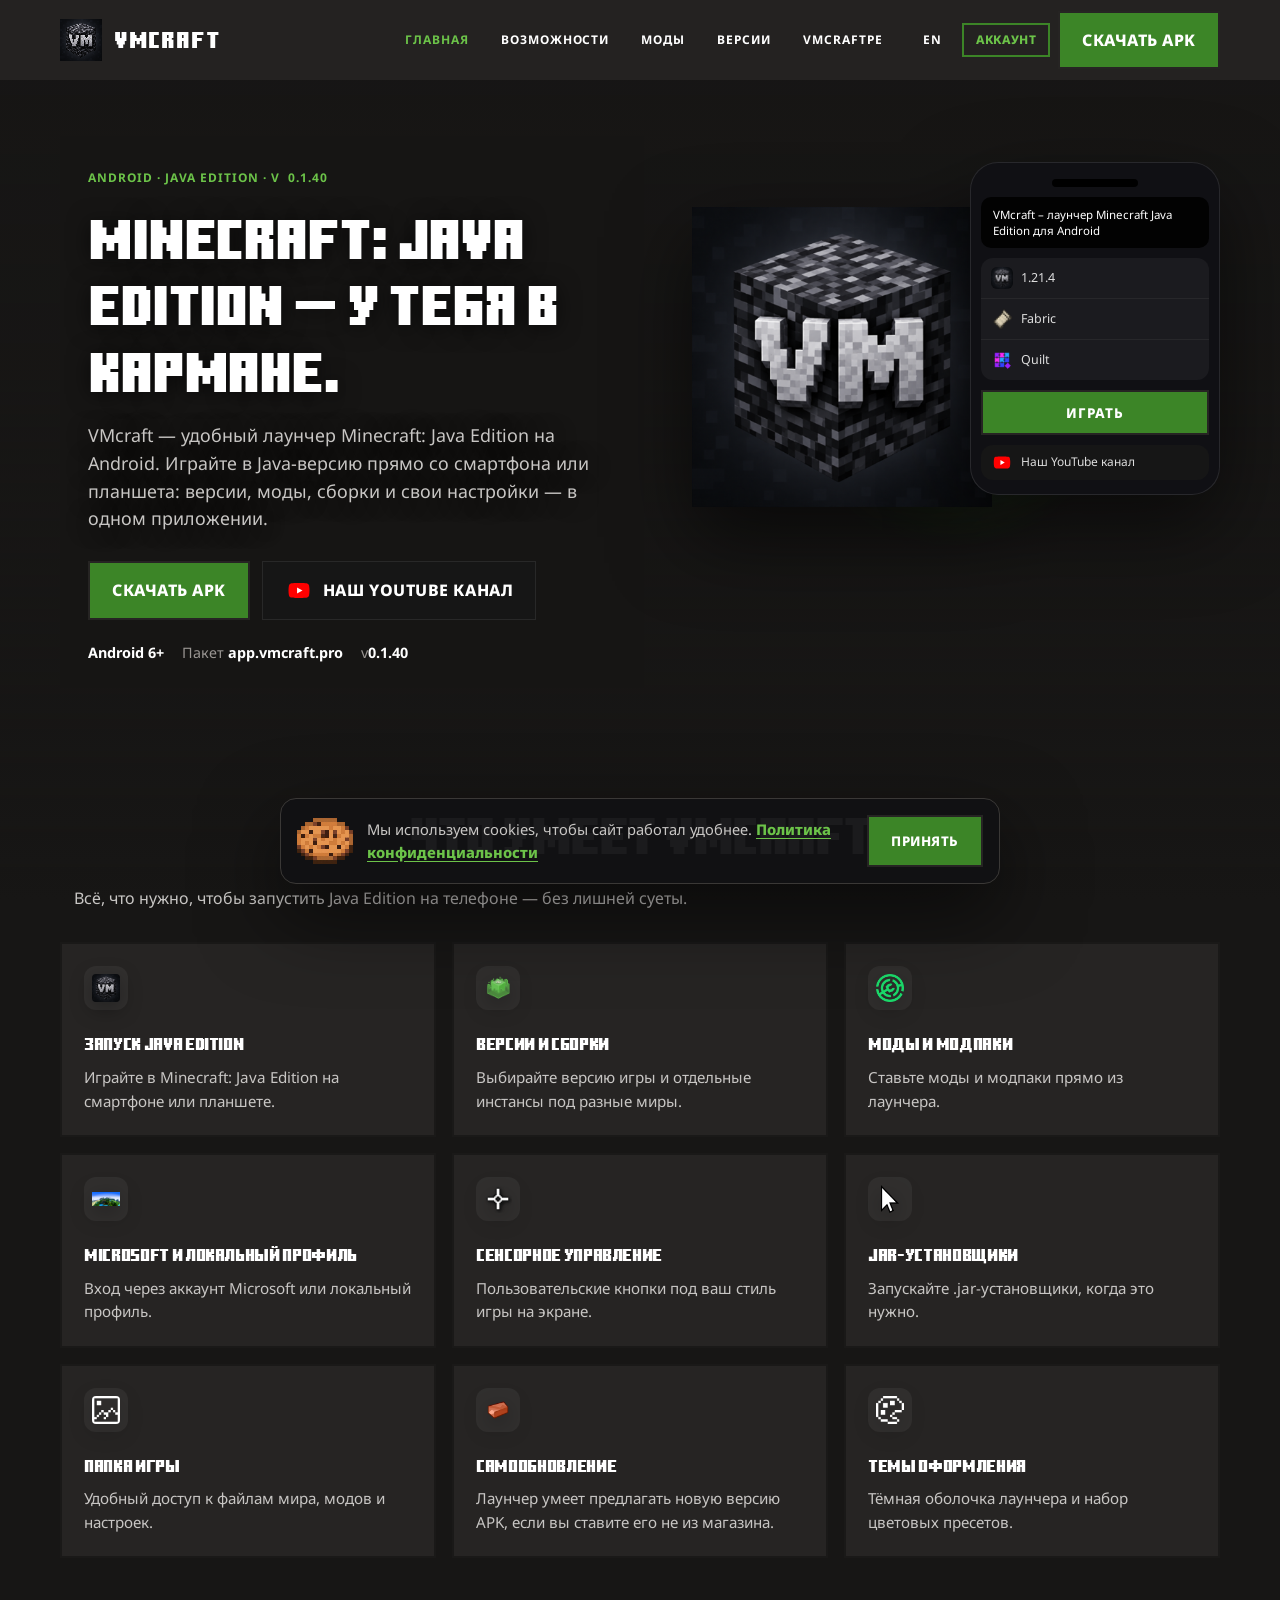
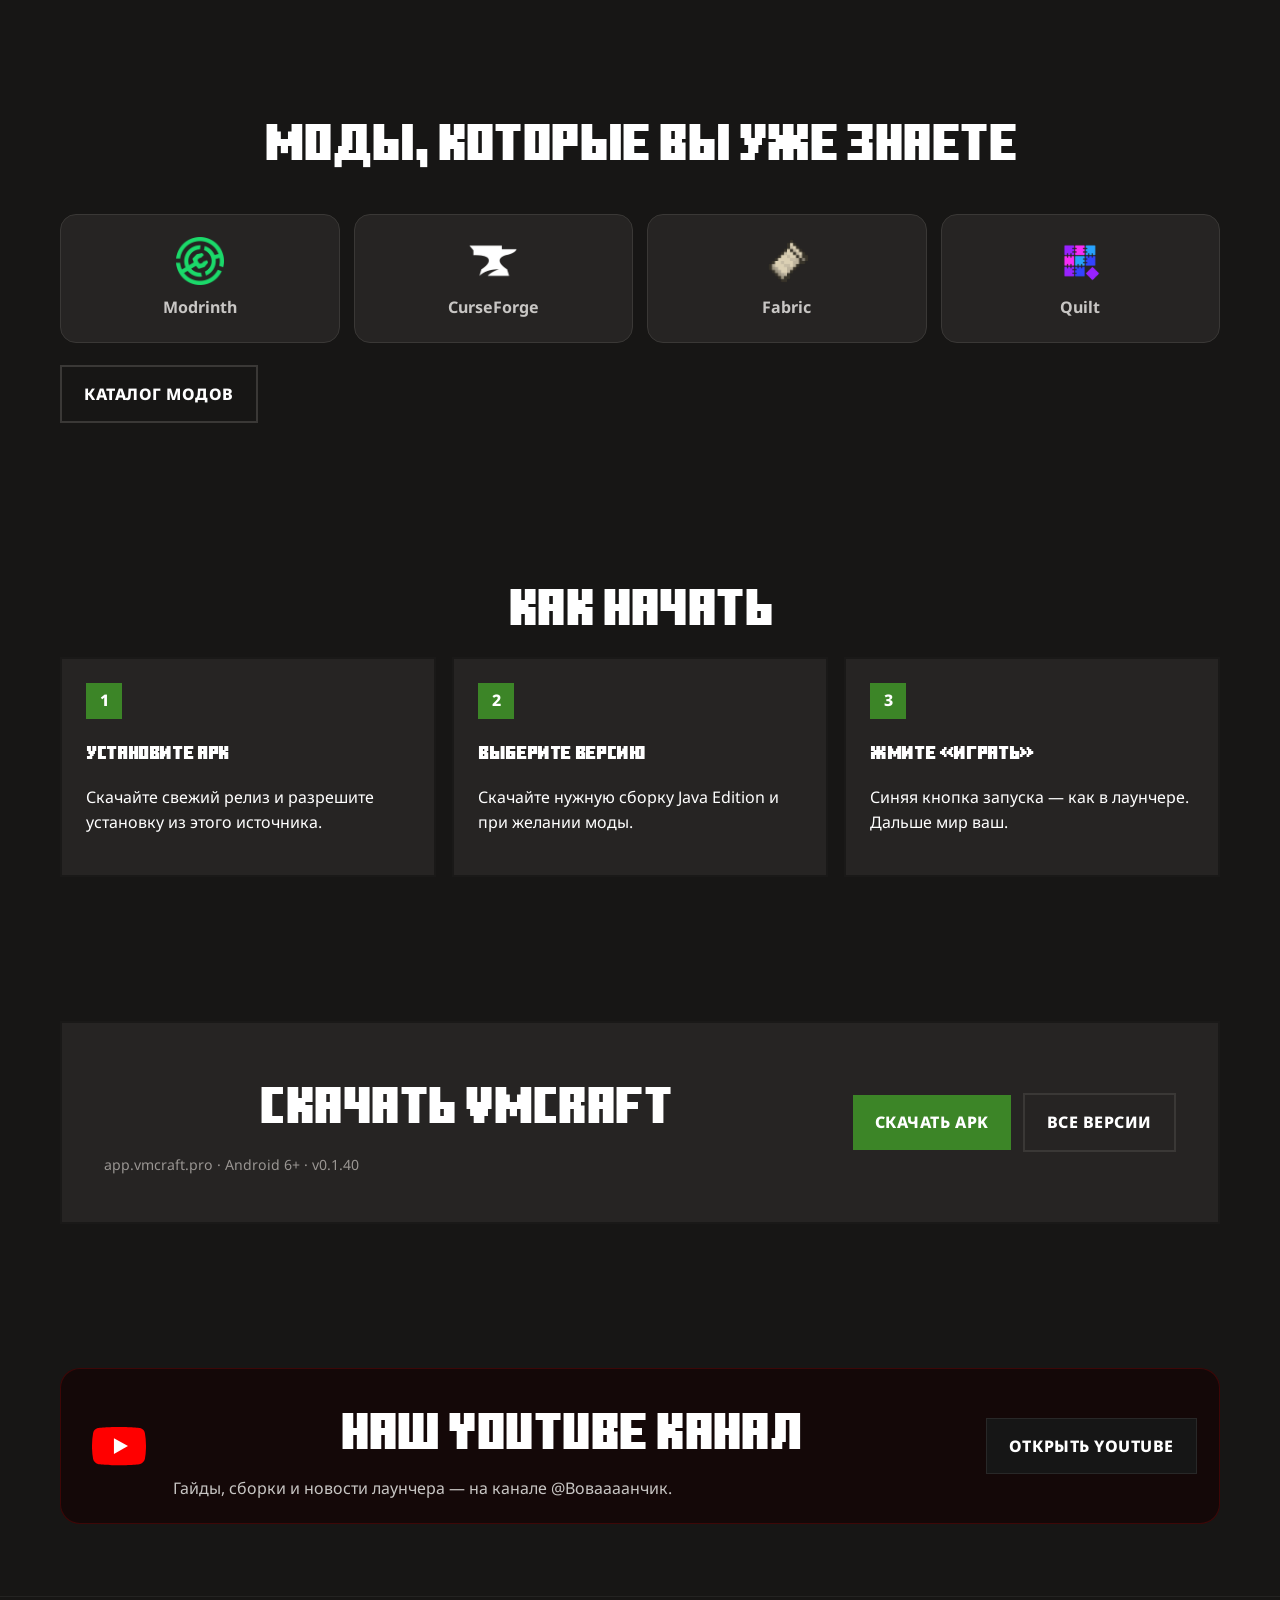
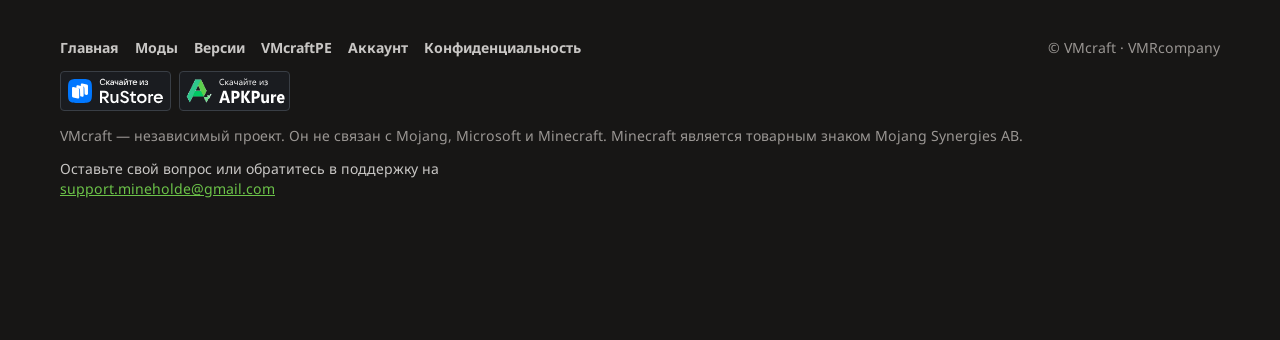
<file: index.html>
<!DOCTYPE html>
<html lang="ru">
<head>
  <meta name="yandex-verification" content="26afa3d3f03952c6" />
  <meta charset="UTF-8">
  <meta name="viewport" content="width=device-width, initial-scale=1">
  <title>VMcraft — лаунчер Minecraft Java Edition для Android</title>
  <meta name="description" content="Скачайте VMcraft: лаунчер Minecraft: Java Edition на Android. Версии, моды, модпаки и сенсорное управление.">
  <link rel="canonical" href="https://vmrcompany.github.io/vmcraft-account/">
  <meta name="theme-color" content="#171615">
  <meta property="og:type" content="website">
  <meta property="og:site_name" content="VMcraft">
  <meta property="og:title" content="VMcraft — лаунчер Minecraft Java Edition для Android">
  <meta property="og:description" content="Minecraft: Java Edition на Android. Моды, версии и скачать APK.">
  <meta property="og:url" content="https://vmrcompany.github.io/vmcraft-account/">
  <meta property="og:image" content="https://vmrcompany.github.io/vmcraft-account/images/icon.png">
  <meta name="twitter:card" content="summary">
  <link rel="icon" href="images/icon.png" type="image/png">
  <link rel="apple-touch-icon" href="images/icon-round.png">
  <link rel="stylesheet" href="css/style.css?v=20261021b">
  <script>
    (function () {
      try {
        if (!localStorage.getItem("vmcraft-cookies-ok")) {
          document.documentElement.classList.add("cookie-pending");
        }
      } catch (e) {}
    })();
  </script>
  <script type="application/ld+json">
  {"@context":"https://schema.org","@type":"SoftwareApplication","name":"VMcraft","applicationCategory":"GameApplication","operatingSystem":"Android","url":"https://vmrcompany.github.io/vmcraft-account/","description":"Minecraft: Java Edition launcher for Android","offers":{"@type":"Offer","price":"0","priceCurrency":"USD"}}
  </script>
</head>
<body data-page="home" class="home-live">
  <div class="home-bg" aria-hidden="true">
    <video class="home-bg-video" autoplay muted loop playsinline preload="auto"></video>
    <script>
      (function () {
        var month = new Date().getMonth() + 1;
        var winterOrSpring = month === 12 || month <= 5;
        var video = document.currentScript.previousElementSibling;
        video.src = winterOrSpring ? "videos/home-bg-winter.mp4" : "videos/home-bg.mp4";
      })();
    </script>
  </div>
  <div class="bedrock" aria-hidden="true"></div>
  <header class="nav" id="siteNav">
    <div class="wrap nav-inner">
      <div class="nav-left">
        <button class="menu-btn" type="button" id="menuBtn" aria-expanded="false" aria-controls="siteMenu" aria-label="Меню">
          <span></span><span></span><span></span>
        </button>
        <a class="brand" href="index.html">
          <img src="images/icon.png" alt="VMcraft">
          VMcraft
        </a>
      </div>
      <nav class="nav-links" id="siteMenu">
        <a data-nav="home" href="index.html" data-i18n="navHome">Главная</a>
        <a href="index.html#features" data-i18n="navFeat">Возможности</a>
        <a data-nav="mods" href="mods.html" data-i18n="navMods">Моды</a>
        <a data-nav="versions" href="versions.html" data-i18n="navVersions">Версии</a>
        <a data-nav="pe" href="pe.html" data-i18n="navPe">VMcraftPE</a>
      </nav>
      <div class="nav-actions">
        <button class="lang" type="button" id="langBtn">EN</button>
        <a class="btn btn-line" id="accountLink" data-nav="account" href="account.html" data-i18n="navAccount">Аккаунт</a>
        <a class="btn btn-play" data-apk href="https://github.com/VMRcompany/vmcraft-updates/releases/download/0.1.40/VMcraft-0.1.40-release.apk" data-i18n="play">Скачать APK</a>
      </div>
    </div>
  </header>

  <main id="top">
    <section class="wrap hero">
      <div>
        <div class="kicker"><span data-i18n="kicker">Android · Java Edition · v</span><span data-version>0.1.40</span></div>
        <h1 data-i18n="h1">Minecraft: Java Edition — у тебя в кармане.</h1>
        <p class="lead" data-i18n="lead">VMcraft — удобный лаунчер Minecraft: Java Edition на Android. Играйте в Java-версию прямо со смартфона или планшета: версии, моды, сборки и свои настройки — в одном приложении.</p>
        <div class="cta-row">
          <a class="btn btn-play" data-apk href="https://github.com/VMRcompany/vmcraft-updates/releases/download/0.1.40/VMcraft-0.1.40-release.apk" data-i18n="play">Скачать APK</a>
          <a class="btn btn-yt" href="https://www.youtube.com/@Воваааанчик" rel="noopener" target="_blank">
            <img src="images/youtube.svg" alt="">
            <span data-i18n="yt">Наш YouTube канал</span>
          </a>
        </div>
        <div class="meta">
          <span><b data-i18n="android">Android 6+</b></span>
          <span><span data-i18n="pkg">Пакет</span> <b>app.vmcraft.pro</b></span>
          <span>v<b data-version>0.1.40</b></span>
        </div>
      </div>
      <div class="stage">
        <div class="glow"></div>
        <img class="cube" src="images/icon-foreground.png" alt="Иконка VMcraft — куб VM">
        <div class="phone" aria-hidden="true">
          <div class="notch"></div>
          <div class="mock-banner" data-i18n="banner">VMcraft – лаунчер Minecraft Java Edition для Android</div>
          <div class="mock-list">
            <div class="mock-row"><img src="images/icon.png" alt=""> 1.21.4</div>
            <div class="mock-row"><img src="images/fabric.webp" alt=""> Fabric</div>
            <div class="mock-row"><img src="images/quilt.webp" alt=""> Quilt</div>
          </div>
          <button class="mock-play" type="button" data-i18n="mockPlay">Играть</button>
          <div class="mock-yt">
            <img src="images/youtube.svg" alt="">
            <span data-i18n="yt">Наш YouTube канал</span>
          </div>
        </div>
      </div>
    </section>

    <section class="wrap section" id="features">
      <h2 data-i18n="featTitle">Что умеет VMcraft</h2>
      <p class="sub" data-i18n="featSub">Всё, что нужно, чтобы запустить Java Edition на телефоне — без лишней суеты.</p>
      <div class="grid">
        <article class="card">
          <img src="images/icon.png" alt="">
          <h3 data-i18n="f1t">Запуск Java Edition</h3>
          <p data-i18n="f1d">Играйте в Minecraft: Java Edition на смартфоне или планшете.</p>
        </article>
        <article class="card">
          <img src="images/renderer.png" alt="">
          <h3 data-i18n="f2t">Версии и сборки</h3>
          <p data-i18n="f2d">Выбирайте версию игры и отдельные инстансы под разные миры.</p>
        </article>
        <article class="card">
          <img src="images/modrinth.png" alt="">
          <h3 data-i18n="f3t">Моды и модпаки</h3>
          <p data-i18n="f3d">Ставьте моды и модпаки прямо из лаунчера.</p>
        </article>
        <article class="card">
          <img src="images/signin.webp" alt="">
          <h3 data-i18n="f4t">Microsoft и локальный профиль</h3>
          <p data-i18n="f4d">Вход через аккаунт Microsoft или локальный профиль.</p>
        </article>
        <article class="card">
          <img src="images/gamepad.png" alt="">
          <h3 data-i18n="f5t">Сенсорное управление</h3>
          <p data-i18n="f5d">Пользовательские кнопки под ваш стиль игры на экране.</p>
        </article>
        <article class="card">
          <img src="images/mouse.png" alt="">
          <h3 data-i18n="f6t">JAR-установщики</h3>
          <p data-i18n="f6d">Запускайте .jar-установщики, когда это нужно.</p>
        </article>
        <article class="card">
          <img src="images/background.png" alt="">
          <h3 data-i18n="f7t">Папка игры</h3>
          <p data-i18n="f7d">Удобный доступ к файлам мира, модов и настроек.</p>
        </article>
        <article class="card">
          <img src="images/notif.png" alt="">
          <h3 data-i18n="f8t">Самообновление</h3>
          <p data-i18n="f8d">Лаунчер умеет предлагать новую версию APK, если вы ставите его не из магазина.</p>
        </article>
        <article class="card">
          <img src="images/theme.png" alt="">
          <h3 data-i18n="f9t">Темы оформления</h3>
          <p data-i18n="f9d">Тёмная оболочка лаунчера и набор цветовых пресетов.</p>
        </article>
      </div>
    </section>

    <section class="wrap section" id="mods">
      <h2 data-i18n="ecoTitle">Моды, которые вы уже знаете</h2>
      <div class="ecosystem">
        <div class="eco"><img src="images/modrinth.png" alt="Modrinth"><span>Modrinth</span></div>
        <div class="eco"><img src="images/curseforge.png" alt="CurseForge"><span>CurseForge</span></div>
        <div class="eco"><img src="images/fabric.webp" alt="Fabric"><span>Fabric</span></div>
        <div class="eco"><img src="images/quilt.webp" alt="Quilt"><span>Quilt</span></div>
      </div>
      <p class="section-link"><a class="btn btn-ghost" href="mods.html" data-i18n="ecoMore">Каталог модов</a></p>
    </section>

    <section class="wrap section" id="start">
      <h2 data-i18n="howTitle">Как начать</h2>
      <div class="steps">
        <article class="step">
          <div class="num">1</div>
          <h3 data-i18n="s1t">Установите APK</h3>
          <p data-i18n="s1d">Скачайте свежий релиз и разрешите установку из этого источника.</p>
        </article>
        <article class="step">
          <div class="num">2</div>
          <h3 data-i18n="s2t">Выберите версию</h3>
          <p data-i18n="s2d">Скачайте нужную сборку Java Edition и при желании моды.</p>
        </article>
        <article class="step">
          <div class="num">3</div>
          <h3 data-i18n="s3t">Жмите «Играть»</h3>
          <p data-i18n="s3d">Синяя кнопка запуска — как в лаунчере. Дальше мир ваш.</p>
        </article>
      </div>
    </section>

    <section class="wrap section" id="download">
      <div class="download">
        <div>
          <h2 data-i18n="dlTitle">Скачать VMcraft</h2>
          <p class="pkg">app.vmcraft.pro · <span data-i18n="android">Android 6+</span> · v<span data-version>0.1.40</span></p>
        </div>
        <div class="dl-actions">
          <a class="btn btn-play" data-apk href="https://github.com/VMRcompany/vmcraft-updates/releases/download/0.1.40/VMcraft-0.1.40-release.apk" data-i18n="play">Скачать APK</a>
          <a class="btn btn-ghost" href="versions.html" data-i18n="allVersions">Все версии</a>
        </div>
      </div>
    </section>

    <section class="wrap section" id="youtube">
      <div class="yt-block">
        <img class="icon-lg" src="images/youtube.svg" alt="YouTube">
        <div>
          <h2 style="margin:0" data-i18n="ytTitle">Наш YouTube канал</h2>
          <p data-i18n="ytSub">Гайды, сборки и новости лаунчера — на канале @Воваааанчик.</p>
        </div>
        <a class="btn btn-yt" href="https://www.youtube.com/@Воваааанчик" rel="noopener" target="_blank" data-i18n="ytBtn">Открыть YouTube</a>
      </div>
    </section>
  </main>

  <footer>
    <div class="wrap foot">
      <div>
        <div class="foot-nav">
          <a href="index.html" data-i18n="navHome">Главная</a>
          <a href="mods.html" data-i18n="navMods">Моды</a>
          <a href="versions.html" data-i18n="navVersions">Версии</a>
          <a href="pe.html" data-i18n="navPe">VMcraftPE</a>
          <a href="account.html" data-i18n="navAccount">Аккаунт</a>
          <a href="privacy.html" data-i18n="navPrivacy">Конфиденциальность</a>
        </div>
        <div class="store-badges">
          <a href="https://www.rustore.ru/catalog/app/app.vmcraft.pro?utm_source=available_in_rustore&amp;utm_medium=app.vmcraft.pro&amp;rsm=1&amp;mt_link_id=iios36&amp;mt_sub1=app.vmcraft.pro" target="_blank" rel="noopener">
            <img src="images/rustore-badge.svg" width="111" height="40" alt="Доступно в RuStore">
          </a>
          <a href="https://apkpure.com/p/app.vmcraft.pro" target="_blank" rel="noopener">
            <img src="images/apkpure-badge.svg?v=20261008e" width="111" height="40" alt="Скачайте из APKPure">
          </a>
        </div>
        <div class="legal" data-i18n="legal">VMcraft — независимый проект. Он не связан с Mojang, Microsoft и Minecraft. Minecraft является товарным знаком Mojang Synergies AB.</div>
        <div class="foot-support" data-i18n="footSupport">Оставьте свой вопрос или обратитесь в поддержку на support.mineholde@gmail.com</div>
      </div>
      <div data-i18n="copy">© VMcraft · VMRcompany</div>
    </div>
  </footer>
  <aside class="cookie-banner" id="cookieBanner">
    <img src="images/cookie.png" width="56" height="56" alt="">
    <p>
      <span data-i18n="cookieText">Мы используем cookies, чтобы сайт работал удобнее.</span>
      <a class="cookie-link" href="privacy.html" data-i18n="cookiePolicy">Политика конфиденциальности</a>
    </p>
    <button type="button" class="btn btn-play" id="cookieAccept" data-i18n="cookieAccept">Принять</button>
  </aside>
  <script src="js/app.js?v=20261021b"></script>
  <script src="js/cookie.js?v=20261020c"></script>
</body>
</html>
</file>
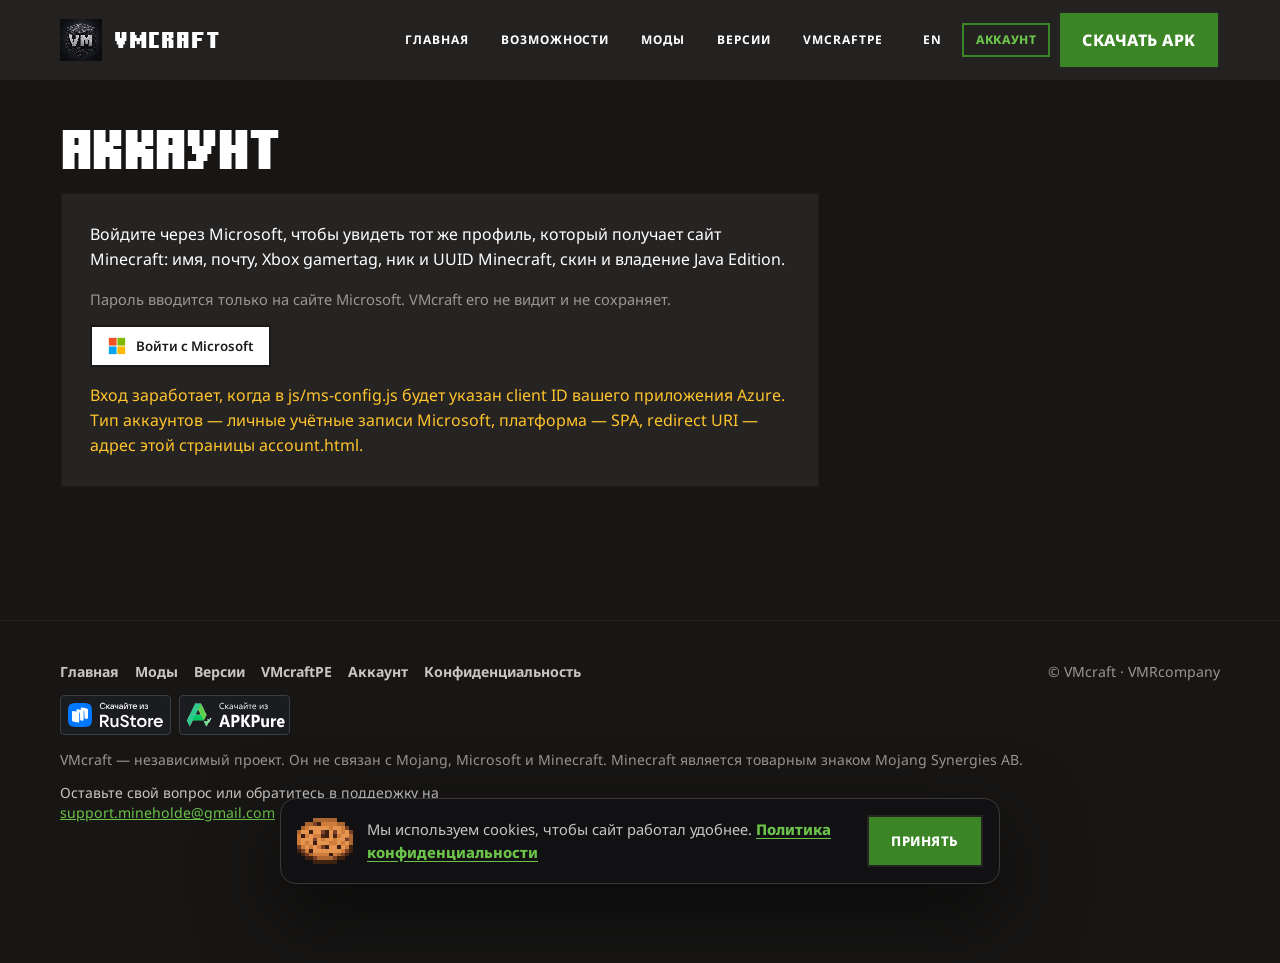
<file: account.html>
<!DOCTYPE html>
<html lang="ru">
<head>
  <meta charset="UTF-8">
  <meta name="viewport" content="width=device-width, initial-scale=1">
  <title>Аккаунт — VMcraft</title>
  <meta name="description" content="Вход VMcraft через Microsoft: профиль Minecraft и отметка, играете ли вы в VMcraft.">
  <link rel="canonical" href="https://vmrcompany.github.io/vmcraft-account/account.html">
  <meta name="theme-color" content="#171615">
  <meta property="og:type" content="website">
  <meta property="og:site_name" content="VMcraft">
  <meta property="og:title" content="Аккаунт — VMcraft">
  <meta property="og:description" content="Вход VMcraft через Microsoft: профиль Minecraft и отметка, играете ли вы в VMcraft.">
  <meta property="og:url" content="https://vmrcompany.github.io/vmcraft-account/account.html">
  <meta property="og:image" content="https://vmrcompany.github.io/vmcraft-account/images/icon.png">
  <meta name="twitter:card" content="summary">
  <link rel="icon" href="images/icon.png" type="image/png">
  <link rel="apple-touch-icon" href="images/icon-round.png">
  <link rel="stylesheet" href="css/style.css?v=20261021b">
  <script>
    (function () {
      try {
        if (!localStorage.getItem("vmcraft-cookies-ok")) {
          document.documentElement.classList.add("cookie-pending");
        }
      } catch (e) {}
    })();
  </script>
</head>
<body data-page="account">
  <div class="bedrock" aria-hidden="true"></div>
  <header class="nav" id="siteNav">
    <div class="wrap nav-inner">
      <div class="nav-left">
        <button class="menu-btn" type="button" id="menuBtn" aria-expanded="false" aria-controls="siteMenu" aria-label="Меню">
          <span></span><span></span><span></span>
        </button>
        <a class="brand" href="index.html"><img src="images/icon.png" alt="VMcraft"> VMcraft</a>
      </div>
      <nav class="nav-links" id="siteMenu">
        <a data-nav="home" href="index.html" data-i18n="navHome">Главная</a>
        <a href="index.html#features" data-i18n="navFeat">Возможности</a>
        <a data-nav="mods" href="mods.html" data-i18n="navMods">Моды</a>
        <a data-nav="versions" href="versions.html" data-i18n="navVersions">Версии</a>
        <a data-nav="pe" href="pe.html" data-i18n="navPe">VMcraftPE</a>
      </nav>
      <div class="nav-actions">
        <button class="lang" type="button" id="langBtn">EN</button>
        <a class="btn btn-line" id="accountLink" data-nav="account" href="account.html" data-i18n="navAccount">Аккаунт</a>
        <a class="btn btn-play" data-apk href="https://github.com/VMRcompany/vmcraft-updates/releases/download/0.1.40/VMcraft-0.1.40-release.apk" data-i18n="play">Скачать APK</a>
      </div>
    </div>
  </header>
  <main class="wrap section versions-page">
    <h1 data-i18n="accountTitle">Аккаунт</h1>
    <div class="account-panel">
      <div id="accountSignedOut">
        <p class="account-lead" data-i18n="accountLead">Войдите через Microsoft, чтобы увидеть тот же профиль, который получает сайт Minecraft: имя, почту, Xbox gamertag, ник и UUID Minecraft, скин и владение Java Edition.</p>
        <p class="account-note" data-i18n="accountPassword">Пароль вводится только на сайте Microsoft. VMcraft его не видит и не сохраняет.</p>
        <button class="btn btn-ms" type="button" id="msSignIn">
          <svg class="ms-logo" viewBox="0 0 21 21" aria-hidden="true">
            <rect x="1" y="1" width="9" height="9" fill="#f25022"></rect>
            <rect x="11" y="1" width="9" height="9" fill="#7fba00"></rect>
            <rect x="1" y="11" width="9" height="9" fill="#00a4ef"></rect>
            <rect x="11" y="11" width="9" height="9" fill="#ffb900"></rect>
          </svg>
          <span data-i18n="accountSignIn">Войти с Microsoft</span>
        </button>
        <p class="account-warn" id="accountSetup" hidden></p>
      </div>
      <div id="accountSignedIn" hidden>
        <div class="account-card">
          <img class="account-skin" id="skinImg" alt="" hidden>
          <dl class="account-fields" id="accountFields"></dl>
        </div>
        <label class="play-flag">
          <input type="checkbox" id="playsVMcraft">
          <span data-i18n="playsVMcraft">Я играю в VMcraft</span>
        </label>
        <p class="account-note" data-i18n="playsHint">Microsoft этого не сообщает. Отметьте сами — ответ сохранится в этом браузере вместе с профилем.</p>
        <p class="account-note" data-i18n="accountMcNote">Ник, UUID и владение Java Edition приходят от Xbox Live и Minecraft Services. Если браузер блокирует эти запросы, на странице останутся данные аккаунта Microsoft.</p>
        <div class="account-actions">
          <button class="btn btn-ghost" type="button" id="msSignOut" data-i18n="signOut">Выйти</button>
        </div>
      </div>
      <p id="accountStatus" role="status"></p>
    </div>
  </main>
  <footer>
    <div class="wrap foot">
      <div>
        <div class="foot-nav">
          <a href="index.html" data-i18n="navHome">Главная</a>
          <a href="mods.html" data-i18n="navMods">Моды</a>
          <a href="versions.html" data-i18n="navVersions">Версии</a>
          <a href="pe.html" data-i18n="navPe">VMcraftPE</a>
          <a href="account.html" data-i18n="navAccount">Аккаунт</a>
          <a href="privacy.html" data-i18n="navPrivacy">Конфиденциальность</a>
        </div>
        <div class="store-badges">
          <a href="https://www.rustore.ru/catalog/app/app.vmcraft.pro?utm_source=available_in_rustore&amp;utm_medium=app.vmcraft.pro&amp;rsm=1&amp;mt_link_id=iios36&amp;mt_sub1=app.vmcraft.pro" target="_blank" rel="noopener">
            <img src="images/rustore-badge.svg" width="111" height="40" alt="Доступно в RuStore">
          </a>
          <a href="https://apkpure.com/p/app.vmcraft.pro" target="_blank" rel="noopener">
            <img src="images/apkpure-badge.svg?v=20261008e" width="111" height="40" alt="Скачайте из APKPure">
          </a>
        </div>
        <div class="legal" data-i18n="legal">VMcraft — независимый проект. Он не связан с Mojang, Microsoft и Minecraft. Minecraft является товарным знаком Mojang Synergies AB.</div>
        <div class="foot-support" data-i18n="footSupport">Оставьте свой вопрос или обратитесь в поддержку на support.mineholde@gmail.com</div>
      </div>
      <div data-i18n="copy">© VMcraft · VMRcompany</div>
    </div>
  </footer>
  <aside class="cookie-banner" id="cookieBanner">
    <img src="images/cookie.png" width="56" height="56" alt="">
    <p>
      <span data-i18n="cookieText">Мы используем cookies, чтобы сайт работал удобнее.</span>
      <a class="cookie-link" href="privacy.html" data-i18n="cookiePolicy">Политика конфиденциальности</a>
    </p>
    <button type="button" class="btn btn-play" id="cookieAccept" data-i18n="cookieAccept">Принять</button>
  </aside>
  <script src="js/ms-config.js?v=20261021b"></script>
  <script src="js/app.js?v=20261021b"></script>
  <script src="js/auth.js?v=20261021b"></script>
  <script src="js/cookie.js?v=20261020c"></script>
</body>
</html>
</file>
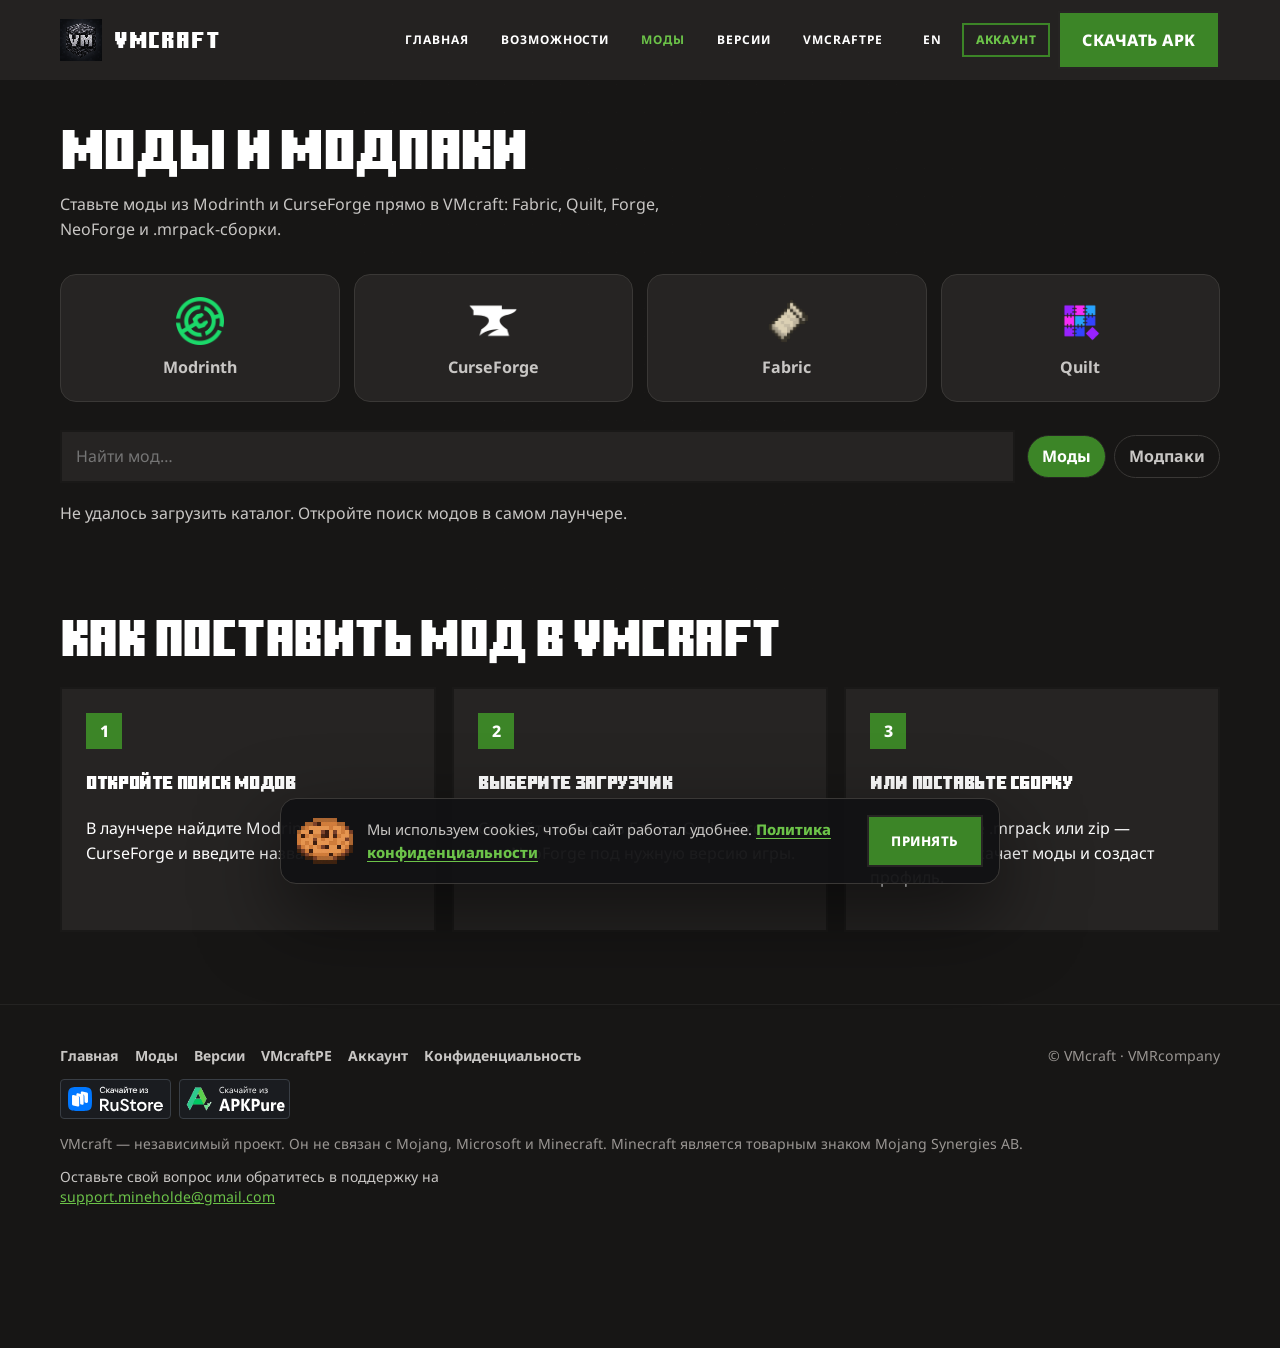
<file: mods.html>
<!DOCTYPE html>
<html lang="ru">
<head>
  <meta charset="UTF-8">
  <meta name="viewport" content="width=device-width, initial-scale=1">
  <title>Моды для VMcraft — Fabric, Forge, Modrinth, CurseForge</title>
  <meta name="description" content="Как ставить моды и модпаки в VMcraft на Android: Modrinth, CurseForge, Fabric, Quilt, Forge, NeoForge и .mrpack.">
  <link rel="canonical" href="https://vmrcompany.github.io/vmcraft-account/mods.html">
  <meta name="theme-color" content="#171615">
  <meta property="og:type" content="website">
  <meta property="og:site_name" content="VMcraft">
  <meta property="og:title" content="Моды для VMcraft">
  <meta property="og:description" content="Modrinth, CurseForge, Fabric, Quilt, Forge и модпаки в лаунчере VMcraft.">
  <meta property="og:url" content="https://vmrcompany.github.io/vmcraft-account/mods.html">
  <meta property="og:image" content="https://vmrcompany.github.io/vmcraft-account/images/icon.png">
  <meta name="twitter:card" content="summary">
  <link rel="icon" href="images/icon.png" type="image/png">
  <link rel="stylesheet" href="css/style.css?v=20261021b">
  <script>
    (function () {
      try {
        if (!localStorage.getItem("vmcraft-cookies-ok")) {
          document.documentElement.classList.add("cookie-pending");
        }
      } catch (e) {}
    })();
  </script>
</head>
<body data-page="mods">
  <div class="bedrock" aria-hidden="true"></div>
  <header class="nav" id="siteNav">
    <div class="wrap nav-inner">
      <div class="nav-left">
        <button class="menu-btn" type="button" id="menuBtn" aria-expanded="false" aria-controls="siteMenu" aria-label="Меню">
          <span></span><span></span><span></span>
        </button>
        <a class="brand" href="index.html"><img src="images/icon.png" alt="VMcraft"> VMcraft</a>
      </div>
      <nav class="nav-links" id="siteMenu">
        <a data-nav="home" href="index.html" data-i18n="navHome">Главная</a>
        <a href="index.html#features" data-i18n="navFeat">Возможности</a>
        <a data-nav="mods" href="mods.html" data-i18n="navMods">Моды</a>
        <a data-nav="versions" href="versions.html" data-i18n="navVersions">Версии</a>
        <a data-nav="pe" href="pe.html" data-i18n="navPe">VMcraftPE</a>
      </nav>
      <div class="nav-actions">
        <button class="lang" type="button" id="langBtn">EN</button>
        <a class="btn btn-line" id="accountLink" data-nav="account" href="account.html" data-i18n="navAccount">Аккаунт</a>
        <a class="btn btn-play" data-apk href="https://github.com/VMRcompany/vmcraft-updates/releases/download/0.1.40/VMcraft-0.1.40-release.apk" data-i18n="play">Скачать APK</a>
      </div>
    </div>
  </header>
  <main class="wrap section versions-page">
    <h1 data-i18n="modsTitle">Моды и модпаки</h1>
    <p class="sub" data-i18n="modsSub">Ставьте моды из Modrinth и CurseForge прямо в VMcraft: Fabric, Quilt, Forge, NeoForge и .mrpack-сборки.</p>
    <div class="ecosystem">
      <div class="eco"><img src="images/modrinth.png" alt="Modrinth"><span>Modrinth</span></div>
      <div class="eco"><img src="images/curseforge.png" alt="CurseForge"><span>CurseForge</span></div>
      <div class="eco"><img src="images/fabric.webp" alt="Fabric"><span>Fabric</span></div>
      <div class="eco"><img src="images/quilt.webp" alt="Quilt"><span>Quilt</span></div>
    </div>
    <div class="toolbar">
      <input id="modQuery" class="search" type="search" autocomplete="off" data-i18n-placeholder="modsSearch" placeholder="Найти мод…">
      <div class="chips">
        <button type="button" class="chip is-on" data-type="mod" data-i18n="modsTypeMod">Моды</button>
        <button type="button" class="chip" data-type="modpack" data-i18n="modsTypePack">Модпаки</button>
      </div>
    </div>
    <div id="modGrid" class="mod-grid"></div>
    <h2 data-i18n="modsHowTitle">Как поставить мод в VMcraft</h2>
    <div class="steps">
      <article class="step">
        <div class="num">1</div>
        <h3 data-i18n="modsH1t">Откройте поиск модов</h3>
        <p data-i18n="modsH1d">В лаунчере найдите Modrinth или CurseForge и введите название.</p>
      </article>
      <article class="step">
        <div class="num">2</div>
        <h3 data-i18n="modsH2t">Выберите загрузчик</h3>
        <p data-i18n="modsH2d">Создайте профиль Fabric, Quilt, Forge или NeoForge под нужную версию игры.</p>
      </article>
      <article class="step">
        <div class="num">3</div>
        <h3 data-i18n="modsH3t">Или поставьте сборку</h3>
        <p data-i18n="modsH3d">Импортируйте .mrpack или zip — VMcraft сам скачает моды и создаст профиль.</p>
      </article>
    </div>
  </main>
  <footer>
    <div class="wrap foot">
      <div>
        <div class="foot-nav">
          <a href="index.html" data-i18n="navHome">Главная</a>
          <a href="mods.html" data-i18n="navMods">Моды</a>
          <a href="versions.html" data-i18n="navVersions">Версии</a>
          <a href="pe.html" data-i18n="navPe">VMcraftPE</a>
          <a href="account.html" data-i18n="navAccount">Аккаунт</a>
          <a href="privacy.html" data-i18n="navPrivacy">Конфиденциальность</a>
        </div>
        <div class="store-badges">
          <a href="https://www.rustore.ru/catalog/app/app.vmcraft.pro?utm_source=available_in_rustore&amp;utm_medium=app.vmcraft.pro&amp;rsm=1&amp;mt_link_id=iios36&amp;mt_sub1=app.vmcraft.pro" target="_blank" rel="noopener">
            <img src="images/rustore-badge.svg" width="111" height="40" alt="Доступно в RuStore">
          </a>
          <a href="https://apkpure.com/p/app.vmcraft.pro" target="_blank" rel="noopener">
            <img src="images/apkpure-badge.svg?v=20261008e" width="111" height="40" alt="Скачайте из APKPure">
          </a>
        </div>
        <div class="legal" data-i18n="legal">VMcraft — независимый проект. Он не связан с Mojang, Microsoft и Minecraft. Minecraft является товарным знаком Mojang Synergies AB.</div>
        <div class="foot-support" data-i18n="footSupport">Оставьте свой вопрос или обратитесь в поддержку на support.mineholde@gmail.com</div>
      </div>
      <div data-i18n="copy">© VMcraft · VMRcompany</div>
    </div>
  </footer>
  <aside class="cookie-banner" id="cookieBanner">
    <img src="images/cookie.png" width="56" height="56" alt="">
    <p>
      <span data-i18n="cookieText">Мы используем cookies, чтобы сайт работал удобнее.</span>
      <a class="cookie-link" href="privacy.html" data-i18n="cookiePolicy">Политика конфиденциальности</a>
    </p>
    <button type="button" class="btn btn-play" id="cookieAccept" data-i18n="cookieAccept">Принять</button>
  </aside>
  <script src="js/app.js?v=20261021b"></script>
  <script src="js/cookie.js?v=20261020c"></script>
  <script src="js/mods.js?v=20260920g"></script>
</body>
</html>
</file>
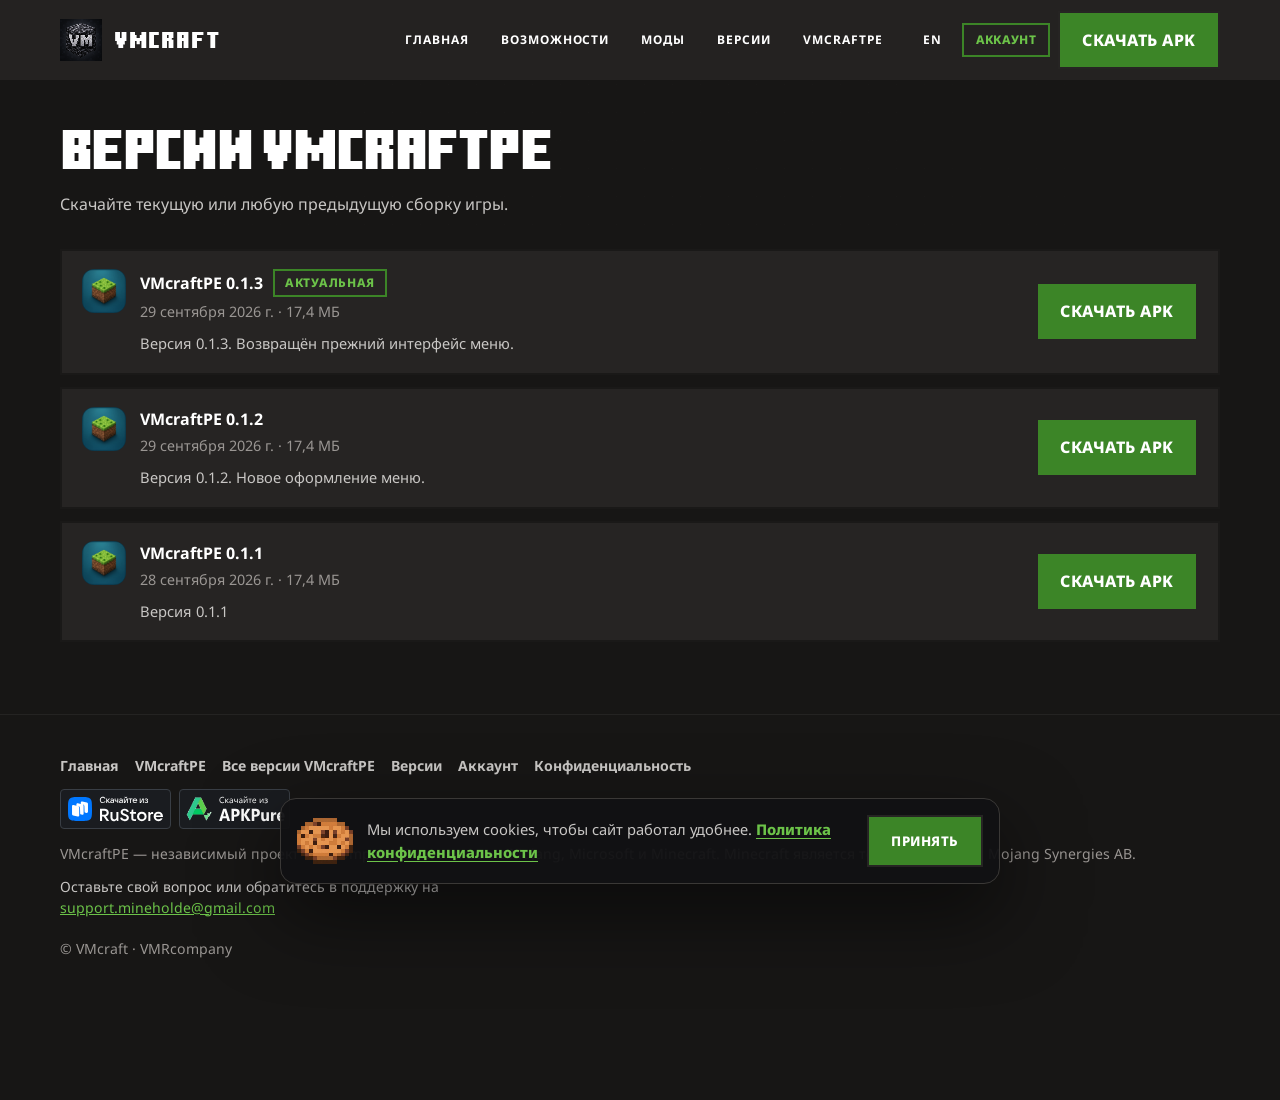
<file: pe-versions.html>
<!DOCTYPE html>
<html lang="ru">
<head>
  <meta charset="UTF-8">
  <meta name="viewport" content="width=device-width, initial-scale=1">
  <title>Скачать VMcraftPE — все версии APK</title>
  <meta name="description" content="Все версии игры VMcraftPE для Android. Скачайте актуальную или предыдущую сборку.">
  <link rel="canonical" href="https://vmrcompany.github.io/vmcraft-account/pe-versions.html">
  <meta name="theme-color" content="#171615">
  <meta property="og:type" content="website">
  <meta property="og:site_name" content="VMcraft">
  <meta property="og:title" content="Скачать VMcraftPE — все версии APK">
  <meta property="og:description" content="Все версии игры VMcraftPE для Android.">
  <meta property="og:url" content="https://vmrcompany.github.io/vmcraft-account/pe-versions.html">
  <meta property="og:image" content="https://vmrcompany.github.io/vmcraft-account/images/pe/icon.png">
  <meta name="twitter:card" content="summary">
  <link rel="icon" href="images/pe/icon.png" type="image/png">
  <link rel="apple-touch-icon" href="images/pe/icon-round.png">
  <meta http-equiv="Cache-Control" content="no-cache, no-store, must-revalidate">
  <link rel="stylesheet" href="css/style.css?v=20261021b">
  <script>
    (function () {
      try {
        if (!localStorage.getItem("vmcraft-cookies-ok")) {
          document.documentElement.classList.add("cookie-pending");
        }
      } catch (e) {}
    })();
  </script>
</head>
<body data-page="pe-versions">
  <div class="bedrock" aria-hidden="true"></div>
  <header class="nav" id="siteNav">
    <div class="wrap nav-inner">
      <div class="nav-left">
        <button class="menu-btn" type="button" id="menuBtn" aria-expanded="false" aria-controls="siteMenu" aria-label="Меню">
          <span></span><span></span><span></span>
        </button>
        <a class="brand" href="index.html">
          <img src="images/icon.png" alt="VMcraft">
          VMcraft
        </a>
      </div>
      <nav class="nav-links" id="siteMenu">
        <a data-nav="home" href="index.html" data-i18n="navHome">Главная</a>
        <a href="index.html#features" data-i18n="navFeat">Возможности</a>
        <a data-nav="mods" href="mods.html" data-i18n="navMods">Моды</a>
        <a data-nav="versions" href="versions.html" data-i18n="navVersions">Версии</a>
        <a data-nav="pe" href="pe.html" data-i18n="navPe">VMcraftPE</a>
      </nav>
      <div class="nav-actions">
        <button class="lang" type="button" id="langBtn">EN</button>
        <a class="btn btn-line" id="accountLink" data-nav="account" href="account.html" data-i18n="navAccount">Аккаунт</a>
        <a class="btn btn-play" data-apk-pe href="https://github.com/VMRcompany/VMcraftPE/releases/download/v5180003/VMcraftPE.apk" data-i18n="play">Скачать APK</a>
      </div>
    </div>
  </header>

  <main class="wrap section versions-page">
    <h1 data-i18n="peVerTitle">Версии VMcraftPE</h1>
    <p class="sub" data-i18n="peVerSub">Скачайте текущую или любую предыдущую сборку игры.</p>
    <div id="peVersionList" class="version-list" aria-live="polite">
      <article class="ver-row">
        <div class="ver-main">
          <img src="images/pe/icon.png" alt="">
          <div>
            <div class="ver-title"><strong>VMcraftPE 0.1.3</strong><span class="ver-badge">Актуальная</span></div>
            <div class="ver-meta">29 сентября 2026 · 17,4 МБ</div>
          </div>
        </div>
        <a class="btn btn-play" href="https://github.com/VMRcompany/VMcraftPE/releases/download/v5180003/VMcraftPE.apk">Скачать APK</a>
      </article>
    </div>
  </main>

  <footer>
    <div class="wrap foot">
      <div>
        <div class="foot-nav">
          <a href="index.html" data-i18n="navHome">Главная</a>
          <a href="pe.html" data-i18n="navPe">VMcraftPE</a>
          <a href="pe-versions.html" data-i18n="peAllVersions">Все версии VMcraftPE</a>
          <a href="versions.html" data-i18n="navVersions">Версии</a>
          <a href="account.html" data-i18n="navAccount">Аккаунт</a>
          <a href="privacy.html" data-i18n="navPrivacy">Конфиденциальность</a>
        </div>
        <div class="store-badges">
          <a href="https://www.rustore.ru/catalog/app/app.vmcraft.pro?utm_source=available_in_rustore&amp;utm_medium=app.vmcraft.pro&amp;rsm=1&amp;mt_link_id=iios36&amp;mt_sub1=app.vmcraft.pro" target="_blank" rel="noopener">
            <img src="images/rustore-badge.svg" width="111" height="40" alt="Доступно в RuStore">
          </a>
          <a href="https://apkpure.com/p/app.vmcraft.pro" target="_blank" rel="noopener">
            <img src="images/apkpure-badge.svg?v=20261008e" width="111" height="40" alt="Скачайте из APKPure">
          </a>
        </div>
        <div class="legal" data-i18n="peLegal">VMcraftPE — независимый проект VMRcompany. Он не связан с Mojang, Microsoft и Minecraft. Minecraft является товарным знаком Mojang Synergies AB.</div>
        <div class="foot-support" data-i18n="footSupport">Оставьте свой вопрос или обратитесь в поддержку на support.mineholde@gmail.com</div>
      </div>
      <div data-i18n="copy">© VMcraft · VMRcompany</div>
    </div>
  </footer>
  <aside class="cookie-banner" id="cookieBanner">
    <img src="images/cookie.png" width="56" height="56" alt="">
    <p>
      <span data-i18n="cookieText">Мы используем cookies, чтобы сайт работал удобнее.</span>
      <a class="cookie-link" href="privacy.html" data-i18n="cookiePolicy">Политика конфиденциальности</a>
    </p>
    <button type="button" class="btn btn-play" id="cookieAccept" data-i18n="cookieAccept">Принять</button>
  </aside>
  <script src="js/app.js?v=20261021b"></script>
  <script src="js/cookie.js?v=20261020c"></script>
  <script src="js/pe.js?v=20261001c"></script>
</body>
</html>
</file>
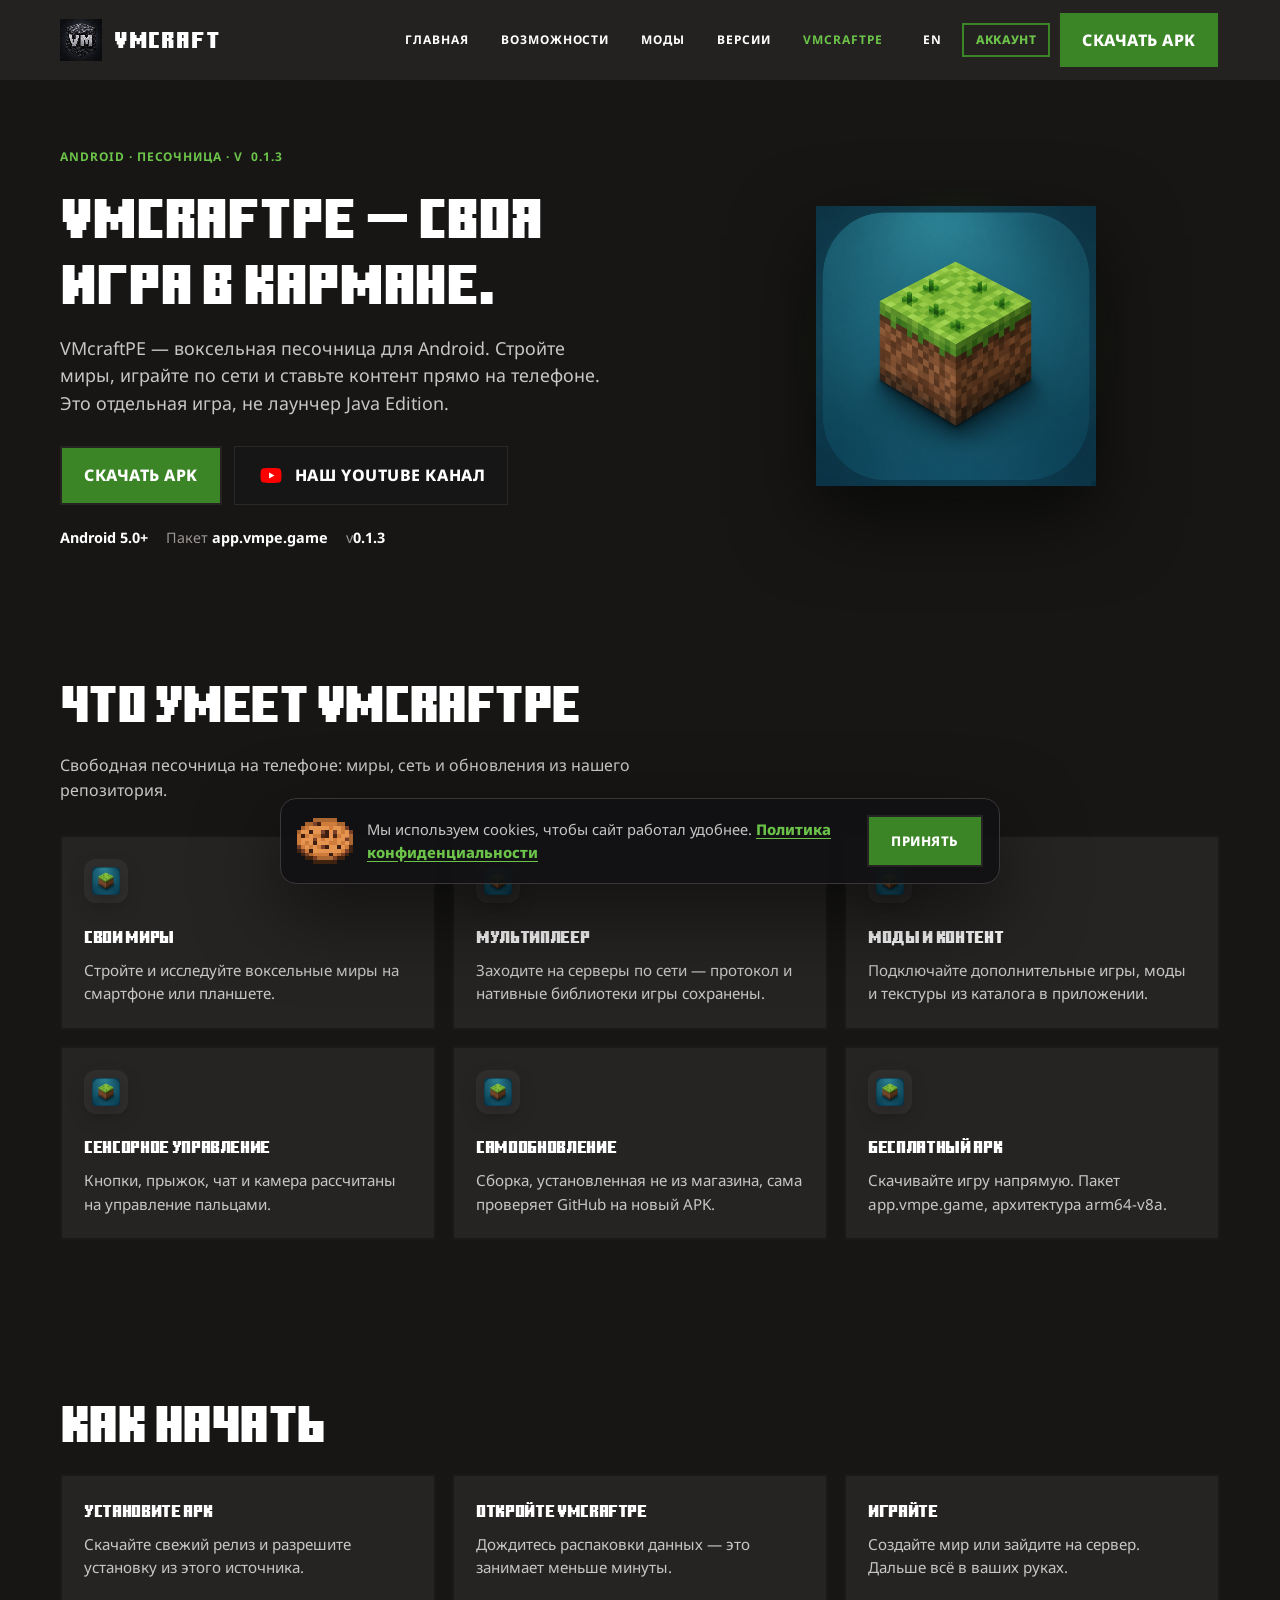
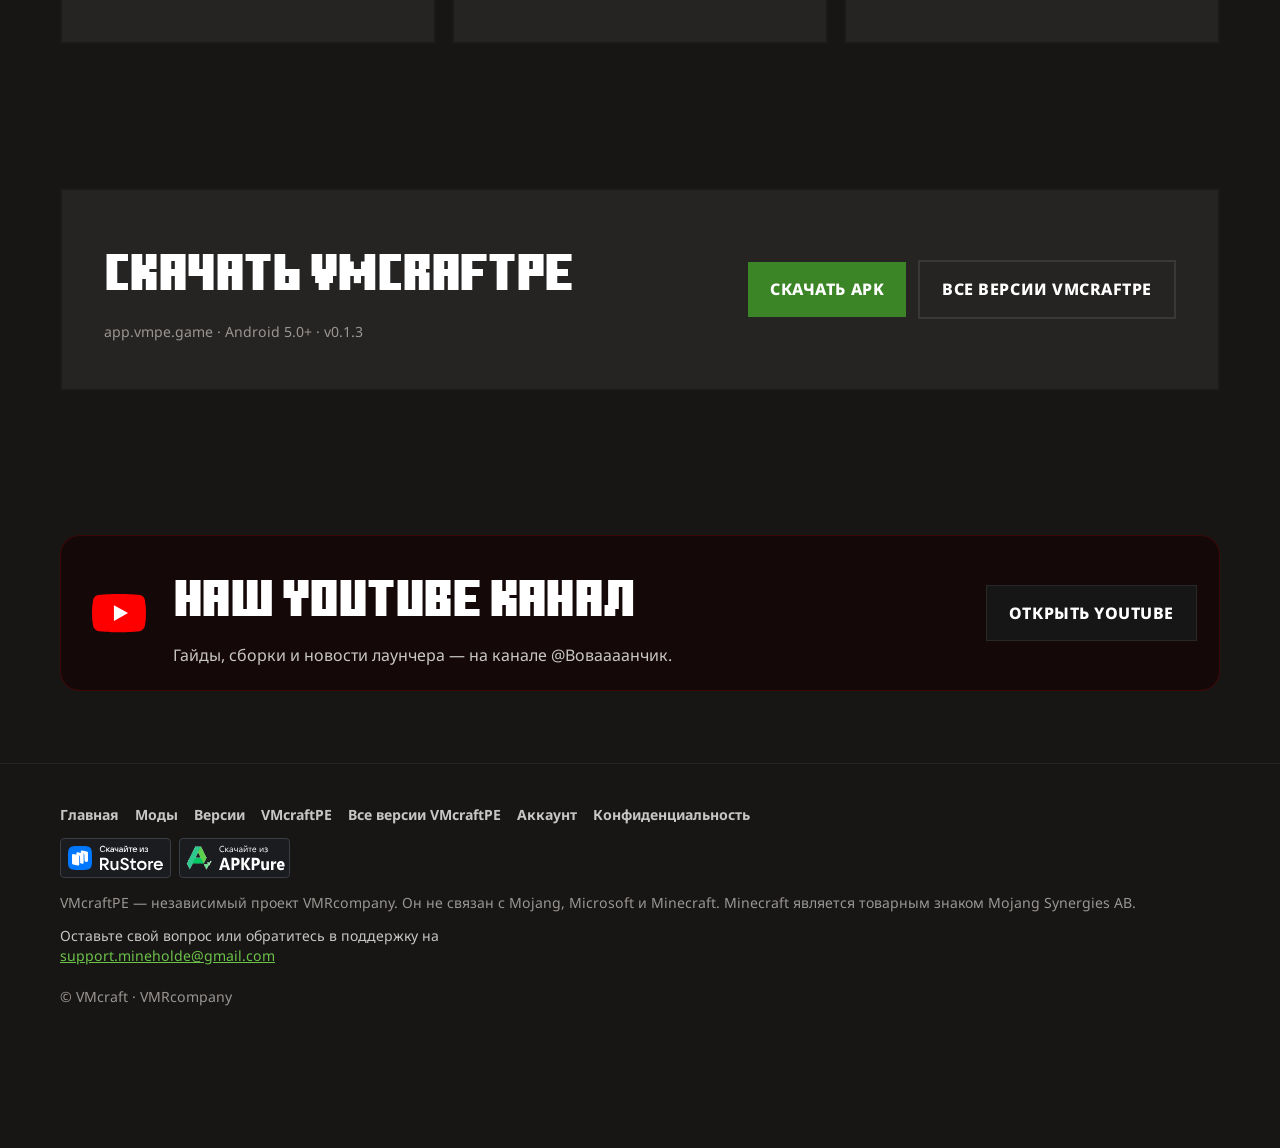
<file: pe.html>
<!DOCTYPE html>
<html lang="ru">
<head>
  <meta charset="UTF-8">
  <meta name="viewport" content="width=device-width, initial-scale=1">
  <title>VMcraftPE — воксельная песочница для Android</title>
  <meta name="description" content="Скачайте VMcraftPE: своя игра на Android. Миры, мультиплеер, моды и актуальный APK.">
  <link rel="canonical" href="https://vmrcompany.github.io/vmcraft-account/pe.html">
  <meta name="theme-color" content="#171615">
  <meta property="og:type" content="website">
  <meta property="og:site_name" content="VMcraft">
  <meta property="og:title" content="VMcraftPE — воксельная песочница для Android">
  <meta property="og:description" content="Своя игра на Android. Миры, мультиплеер, моды и скачать APK.">
  <meta property="og:url" content="https://vmrcompany.github.io/vmcraft-account/pe.html">
  <meta property="og:image" content="https://vmrcompany.github.io/vmcraft-account/images/pe/icon.png">
  <meta name="twitter:card" content="summary">
  <link rel="icon" href="images/pe/icon.png" type="image/png">
  <link rel="apple-touch-icon" href="images/pe/icon-round.png">
  <link rel="stylesheet" href="css/style.css?v=20261021b">
  <script>
    (function () {
      try {
        if (!localStorage.getItem("vmcraft-cookies-ok")) {
          document.documentElement.classList.add("cookie-pending");
        }
      } catch (e) {}
    })();
  </script>
  <script type="application/ld+json">
  {"@context":"https://schema.org","@type":"SoftwareApplication","name":"VMcraftPE","applicationCategory":"GameApplication","operatingSystem":"Android","url":"https://vmrcompany.github.io/vmcraft-account/pe.html","description":"Voxel sandbox game for Android","offers":{"@type":"Offer","price":"0","priceCurrency":"USD"}}
  </script>
</head>
<body data-page="pe">
  <div class="bedrock" aria-hidden="true"></div>
  <header class="nav" id="siteNav">
    <div class="wrap nav-inner">
      <div class="nav-left">
        <button class="menu-btn" type="button" id="menuBtn" aria-expanded="false" aria-controls="siteMenu" aria-label="Меню">
          <span></span><span></span><span></span>
        </button>
        <a class="brand" href="index.html">
          <img src="images/icon.png" alt="VMcraft">
          VMcraft
        </a>
      </div>
      <nav class="nav-links" id="siteMenu">
        <a data-nav="home" href="index.html" data-i18n="navHome">Главная</a>
        <a href="index.html#features" data-i18n="navFeat">Возможности</a>
        <a data-nav="mods" href="mods.html" data-i18n="navMods">Моды</a>
        <a data-nav="versions" href="versions.html" data-i18n="navVersions">Версии</a>
        <a data-nav="pe" href="pe.html" data-i18n="navPe">VMcraftPE</a>
      </nav>
      <div class="nav-actions">
        <button class="lang" type="button" id="langBtn">EN</button>
        <a class="btn btn-line" id="accountLink" data-nav="account" href="account.html" data-i18n="navAccount">Аккаунт</a>
        <a class="btn btn-play" data-apk-pe href="https://github.com/VMRcompany/VMcraftPE/releases/download/v5180003/VMcraftPE.apk" data-i18n="play">Скачать APK</a>
      </div>
    </div>
  </header>

  <main id="top">
    <section class="wrap hero">
      <div>
        <div class="kicker"><span data-i18n="peKicker">Android · песочница · v</span><span data-version-pe>0.1.3</span></div>
        <h1 data-i18n="peH1">VMcraftPE — своя игра в кармане.</h1>
        <p class="lead" data-i18n="peLead">VMcraftPE — воксельная песочница для Android. Стройте миры, играйте по сети и ставьте контент прямо на телефоне. Это отдельная игра, не лаунчер Java Edition.</p>
        <div class="cta-row">
          <a class="btn btn-play" data-apk-pe href="https://github.com/VMRcompany/VMcraftPE/releases/download/v5180003/VMcraftPE.apk" data-i18n="play">Скачать APK</a>
          <a class="btn btn-yt" href="https://www.youtube.com/@Воваааанчик" rel="noopener" target="_blank">
            <img src="images/youtube.svg" alt="">
            <span data-i18n="yt">Наш YouTube канал</span>
          </a>
        </div>
        <div class="meta">
          <span><b data-i18n="peAndroid">Android 5.0+</b></span>
          <span><span data-i18n="pkg">Пакет</span> <b>app.vmpe.game</b></span>
          <span>v<b data-version-pe>0.1.3</b></span>
        </div>
      </div>
      <div class="stage pe-stage">
        <div class="glow"></div>
        <img class="cube pe-logo" src="images/pe/icon.png" alt="Иконка VMcraftPE — блок травы">
      </div>
    </section>

    <section class="wrap section" id="features">
      <h2 data-i18n="peFeatTitle">Что умеет VMcraftPE</h2>
      <p class="sub" data-i18n="peFeatSub">Свободная песочница на телефоне: миры, сеть и обновления из нашего репозитория.</p>
      <div class="grid">
        <article class="card">
          <img src="images/pe/icon.png" alt="">
          <h3 data-i18n="peF1t">Свои миры</h3>
          <p data-i18n="peF1d">Стройте и исследуйте воксельные миры на смартфоне или планшете.</p>
        </article>
        <article class="card">
          <img src="images/pe/icon.png" alt="">
          <h3 data-i18n="peF2t">Мультиплеер</h3>
          <p data-i18n="peF2d">Заходите на серверы по сети — протокол и нативные библиотеки игры сохранены.</p>
        </article>
        <article class="card">
          <img src="images/pe/icon.png" alt="">
          <h3 data-i18n="peF3t">Моды и контент</h3>
          <p data-i18n="peF3d">Подключайте дополнительные игры, моды и текстуры из каталога в приложении.</p>
        </article>
        <article class="card">
          <img src="images/pe/icon.png" alt="">
          <h3 data-i18n="peF4t">Сенсорное управление</h3>
          <p data-i18n="peF4d">Кнопки, прыжок, чат и камера рассчитаны на управление пальцами.</p>
        </article>
        <article class="card">
          <img src="images/pe/icon.png" alt="">
          <h3 data-i18n="peF5t">Самообновление</h3>
          <p data-i18n="peF5d">Сборка, установленная не из магазина, сама проверяет GitHub на новый APK.</p>
        </article>
        <article class="card">
          <img src="images/pe/icon.png" alt="">
          <h3 data-i18n="peF6t">Бесплатный APK</h3>
          <p data-i18n="peF6d">Скачивайте игру напрямую. Пакет app.vmpe.game, архитектура arm64-v8a.</p>
        </article>
      </div>
    </section>

    <section class="wrap section">
      <h2 data-i18n="peHowTitle">Как начать</h2>
      <div class="steps">
        <article class="card">
          <h3 data-i18n="peS1t">Установите APK</h3>
          <p data-i18n="peS1d">Скачайте свежий релиз и разрешите установку из этого источника.</p>
        </article>
        <article class="card">
          <h3 data-i18n="peS2t">Откройте VMcraftPE</h3>
          <p data-i18n="peS2d">Дождитесь распаковки данных — это занимает меньше минуты.</p>
        </article>
        <article class="card">
          <h3 data-i18n="peS3t">Играйте</h3>
          <p data-i18n="peS3d">Создайте мир или зайдите на сервер. Дальше всё в ваших руках.</p>
        </article>
      </div>
    </section>

    <section class="wrap section">
      <div class="download">
        <div>
          <h2 data-i18n="peDlTitle">Скачать VMcraftPE</h2>
          <p class="pkg">app.vmpe.game · <span data-i18n="peAndroid">Android 5.0+</span> · v<span data-version-pe>0.1.3</span></p>
        </div>
        <div class="dl-actions">
          <a class="btn btn-play" data-apk-pe href="https://github.com/VMRcompany/VMcraftPE/releases/download/v5180003/VMcraftPE.apk" data-i18n="play">Скачать APK</a>
          <a class="btn btn-ghost" href="pe-versions.html" data-i18n="peAllVersions">Все версии VMcraftPE</a>
        </div>
      </div>
    </section>

    <section class="wrap section" id="youtube">
      <div class="yt-block">
        <img class="icon-lg" src="images/youtube.svg" alt="YouTube">
        <div>
          <h2 style="margin:0" data-i18n="ytTitle">Наш YouTube канал</h2>
          <p data-i18n="ytSub">Гайды, сборки и новости лаунчера — на канале @Воваааанчик.</p>
        </div>
        <a class="btn btn-yt" href="https://www.youtube.com/@Воваааанчик" rel="noopener" target="_blank" data-i18n="ytBtn">Открыть YouTube</a>
      </div>
    </section>
  </main>

  <footer>
    <div class="wrap foot">
      <div>
        <div class="foot-nav">
          <a href="index.html" data-i18n="navHome">Главная</a>
          <a href="mods.html" data-i18n="navMods">Моды</a>
          <a href="versions.html" data-i18n="navVersions">Версии</a>
          <a href="pe.html" data-i18n="navPe">VMcraftPE</a>
          <a href="pe-versions.html" data-i18n="peAllVersions">Все версии VMcraftPE</a>
          <a href="account.html" data-i18n="navAccount">Аккаунт</a>
          <a href="privacy.html" data-i18n="navPrivacy">Конфиденциальность</a>
        </div>
        <div class="store-badges">
          <a href="https://www.rustore.ru/catalog/app/app.vmcraft.pro?utm_source=available_in_rustore&amp;utm_medium=app.vmcraft.pro&amp;rsm=1&amp;mt_link_id=iios36&amp;mt_sub1=app.vmcraft.pro" target="_blank" rel="noopener">
            <img src="images/rustore-badge.svg" width="111" height="40" alt="Доступно в RuStore">
          </a>
          <a href="https://apkpure.com/p/app.vmcraft.pro" target="_blank" rel="noopener">
            <img src="images/apkpure-badge.svg?v=20261008e" width="111" height="40" alt="Скачайте из APKPure">
          </a>
        </div>
        <div class="legal" data-i18n="peLegal">VMcraftPE — независимый проект VMRcompany. Он не связан с Mojang, Microsoft и Minecraft. Minecraft является товарным знаком Mojang Synergies AB.</div>
        <div class="foot-support" data-i18n="footSupport">Оставьте свой вопрос или обратитесь в поддержку на support.mineholde@gmail.com</div>
      </div>
      <div data-i18n="copy">© VMcraft · VMRcompany</div>
    </div>
  </footer>
  <aside class="cookie-banner" id="cookieBanner">
    <img src="images/cookie.png" width="56" height="56" alt="">
    <p>
      <span data-i18n="cookieText">Мы используем cookies, чтобы сайт работал удобнее.</span>
      <a class="cookie-link" href="privacy.html" data-i18n="cookiePolicy">Политика конфиденциальности</a>
    </p>
    <button type="button" class="btn btn-play" id="cookieAccept" data-i18n="cookieAccept">Принять</button>
  </aside>
  <script src="js/app.js?v=20261021b"></script>
  <script src="js/cookie.js?v=20261020c"></script>
</body>
</html>
</file>
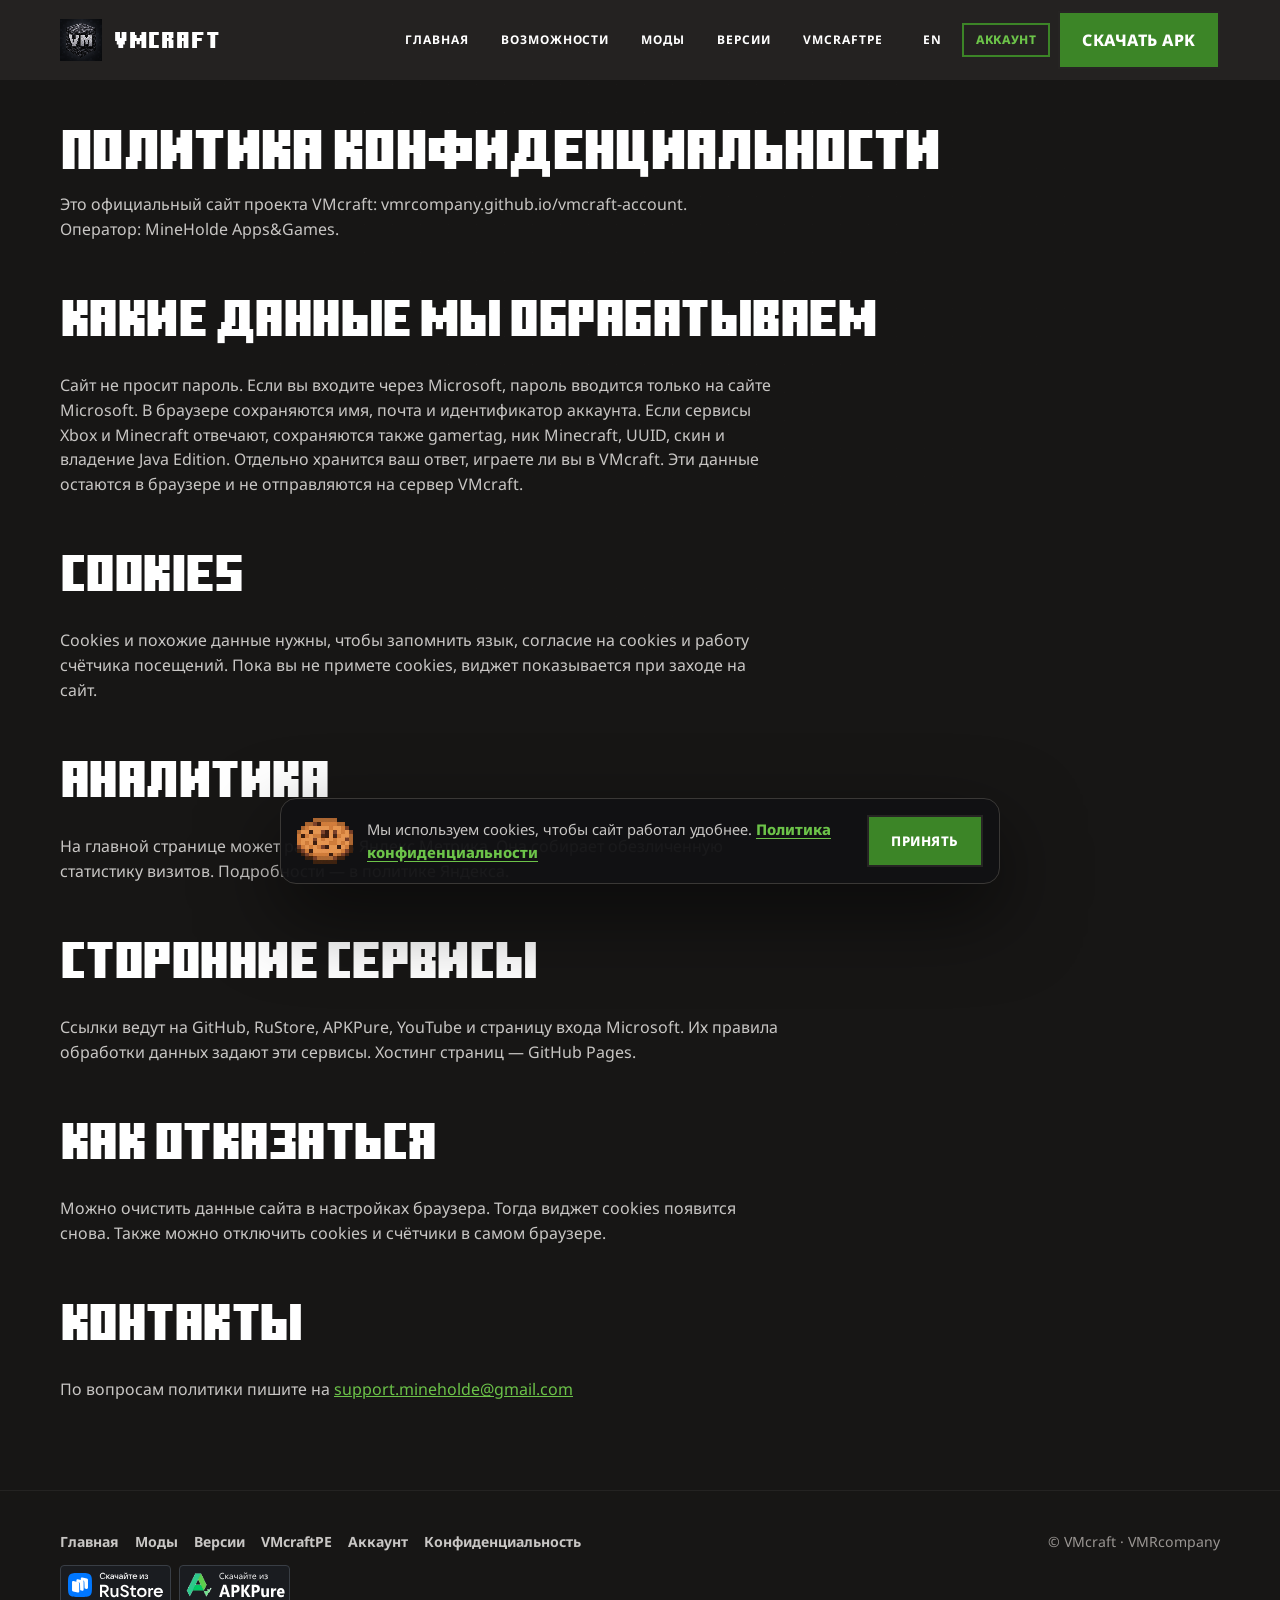
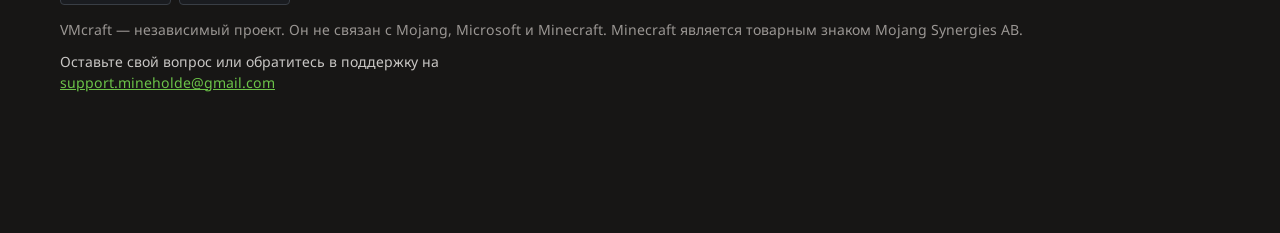
<file: privacy.html>
<!DOCTYPE html>
<html lang="ru">
<head>
  <meta charset="UTF-8">
  <meta name="viewport" content="width=device-width, initial-scale=1">
  <title>Политика конфиденциальности — VMcraft</title>
  <meta name="description" content="Политика конфиденциальности сайта VMcraft: cookies, аналитика и обработка данных.">
  <link rel="canonical" href="https://vmrcompany.github.io/vmcraft-account/privacy.html">
  <meta name="theme-color" content="#171615">
  <meta property="og:type" content="website">
  <meta property="og:site_name" content="VMcraft">
  <meta property="og:title" content="Политика конфиденциальности — VMcraft">
  <meta property="og:description" content="Cookies, аналитика и обработка данных на сайте VMcraft.">
  <meta property="og:url" content="https://vmrcompany.github.io/vmcraft-account/privacy.html">
  <meta property="og:image" content="https://vmrcompany.github.io/vmcraft-account/images/icon.png">
  <meta name="twitter:card" content="summary">
  <link rel="icon" href="images/icon.png" type="image/png">
  <link rel="apple-touch-icon" href="images/icon-round.png">
  <link rel="stylesheet" href="css/style.css?v=20261021b">
  <script>
    (function () {
      try {
        if (!localStorage.getItem("vmcraft-cookies-ok")) {
          document.documentElement.classList.add("cookie-pending");
        }
      } catch (e) {}
    })();
  </script>
</head>
<body data-page="privacy">
  <div class="bedrock" aria-hidden="true"></div>
  <header class="nav" id="siteNav">
    <div class="wrap nav-inner">
      <div class="nav-left">
        <button class="menu-btn" type="button" id="menuBtn" aria-expanded="false" aria-controls="siteMenu" aria-label="Меню">
          <span></span><span></span><span></span>
        </button>
        <a class="brand" href="index.html"><img src="images/icon.png" alt="VMcraft"> VMcraft</a>
      </div>
      <nav class="nav-links" id="siteMenu">
        <a data-nav="home" href="index.html" data-i18n="navHome">Главная</a>
        <a href="index.html#features" data-i18n="navFeat">Возможности</a>
        <a data-nav="mods" href="mods.html" data-i18n="navMods">Моды</a>
        <a data-nav="versions" href="versions.html" data-i18n="navVersions">Версии</a>
        <a data-nav="pe" href="pe.html" data-i18n="navPe">VMcraftPE</a>
      </nav>
      <div class="nav-actions">
        <button class="lang" type="button" id="langBtn">EN</button>
        <a class="btn btn-line" id="accountLink" data-nav="account" href="account.html" data-i18n="navAccount">Аккаунт</a>
        <a class="btn btn-play" data-apk href="https://github.com/VMRcompany/vmcraft-updates/releases/download/0.1.40/VMcraft-0.1.40-release.apk" data-i18n="play">Скачать APK</a>
      </div>
    </div>
  </header>
  <main class="wrap section versions-page policy-page">
    <h1 data-i18n="privacyTitle">Политика конфиденциальности</h1>
    <p class="sub" data-i18n="privacyUpdated">Это официальный сайт проекта VMcraft: vmrcompany.github.io/vmcraft-account. Оператор: MineHolde Apps&Games.</p>
    <h2 data-i18n="privacyH1">Какие данные мы обрабатываем</h2>
    <p data-i18n="privacyP1">Сайт не просит пароль. Если вы входите через Microsoft, пароль вводится только на сайте Microsoft. В браузере сохраняются имя, почта и идентификатор аккаунта. Если сервисы Xbox и Minecraft отвечают, сохраняются также gamertag, ник Minecraft, UUID, скин и владение Java Edition. Отдельно хранится ваш ответ, играете ли вы в VMcraft. Эти данные остаются в браузере и не отправляются на сервер VMcraft.</p>
    <h2 data-i18n="privacyH2">Cookies</h2>
    <p data-i18n="privacyP2">Cookies и похожие данные нужны, чтобы запомнить язык, согласие на cookies и работу счётчика посещений. Пока вы не примете cookies, виджет показывается при заходе на сайт.</p>
    <h2 data-i18n="privacyH3">Аналитика</h2>
    <p data-i18n="privacyP3">На главной странице может работать Яндекс Метрика. Она собирает обезличенную статистику визитов. Подробности — в политике Яндекса.</p>
    <h2 data-i18n="privacyH4">Сторонние сервисы</h2>
    <p data-i18n="privacyP4">Ссылки ведут на GitHub, RuStore, APKPure, YouTube и страницу входа Microsoft. Их правила обработки данных задают эти сервисы. Хостинг страниц — GitHub Pages.</p>
    <h2 data-i18n="privacyH5">Как отказаться</h2>
    <p data-i18n="privacyP5">Можно очистить данные сайта в настройках браузера. Тогда виджет cookies появится снова. Также можно отключить cookies и счётчики в самом браузере.</p>
    <h2 data-i18n="privacyH6">Контакты</h2>
    <p data-i18n="privacyP6">По вопросам политики пишите на support.mineholde@gmail.com</p>
  </main>
  <footer>
    <div class="wrap foot">
      <div>
        <div class="foot-nav">
          <a href="index.html" data-i18n="navHome">Главная</a>
          <a href="mods.html" data-i18n="navMods">Моды</a>
          <a href="versions.html" data-i18n="navVersions">Версии</a>
          <a href="pe.html" data-i18n="navPe">VMcraftPE</a>
          <a href="account.html" data-i18n="navAccount">Аккаунт</a>
          <a href="privacy.html" data-i18n="navPrivacy">Конфиденциальность</a>
        </div>
        <div class="store-badges">
          <a href="https://www.rustore.ru/catalog/app/app.vmcraft.pro?utm_source=available_in_rustore&amp;utm_medium=app.vmcraft.pro&amp;rsm=1&amp;mt_link_id=iios36&amp;mt_sub1=app.vmcraft.pro" target="_blank" rel="noopener">
            <img src="images/rustore-badge.svg" width="111" height="40" alt="Доступно в RuStore">
          </a>
          <a href="https://apkpure.com/p/app.vmcraft.pro" target="_blank" rel="noopener">
            <img src="images/apkpure-badge.svg?v=20261008e" width="111" height="40" alt="Скачайте из APKPure">
          </a>
        </div>
        <div class="legal" data-i18n="legal">VMcraft — независимый проект. Он не связан с Mojang, Microsoft и Minecraft. Minecraft является товарным знаком Mojang Synergies AB.</div>
        <div class="foot-support" data-i18n="footSupport">Оставьте свой вопрос или обратитесь в поддержку на support.mineholde@gmail.com</div>
      </div>
      <div data-i18n="copy">© VMcraft · VMRcompany</div>
    </div>
  </footer>
  <aside class="cookie-banner" id="cookieBanner">
    <img src="images/cookie.png" width="56" height="56" alt="">
    <p>
      <span data-i18n="cookieText">Мы используем cookies, чтобы сайт работал удобнее.</span>
      <a class="cookie-link" href="privacy.html" data-i18n="cookiePolicy">Политика конфиденциальности</a>
    </p>
    <button type="button" class="btn btn-play" id="cookieAccept" data-i18n="cookieAccept">Принять</button>
  </aside>
  <script src="js/app.js?v=20261021b"></script>
  <script src="js/cookie.js?v=20261020c"></script>
</body>
</html>
</file>
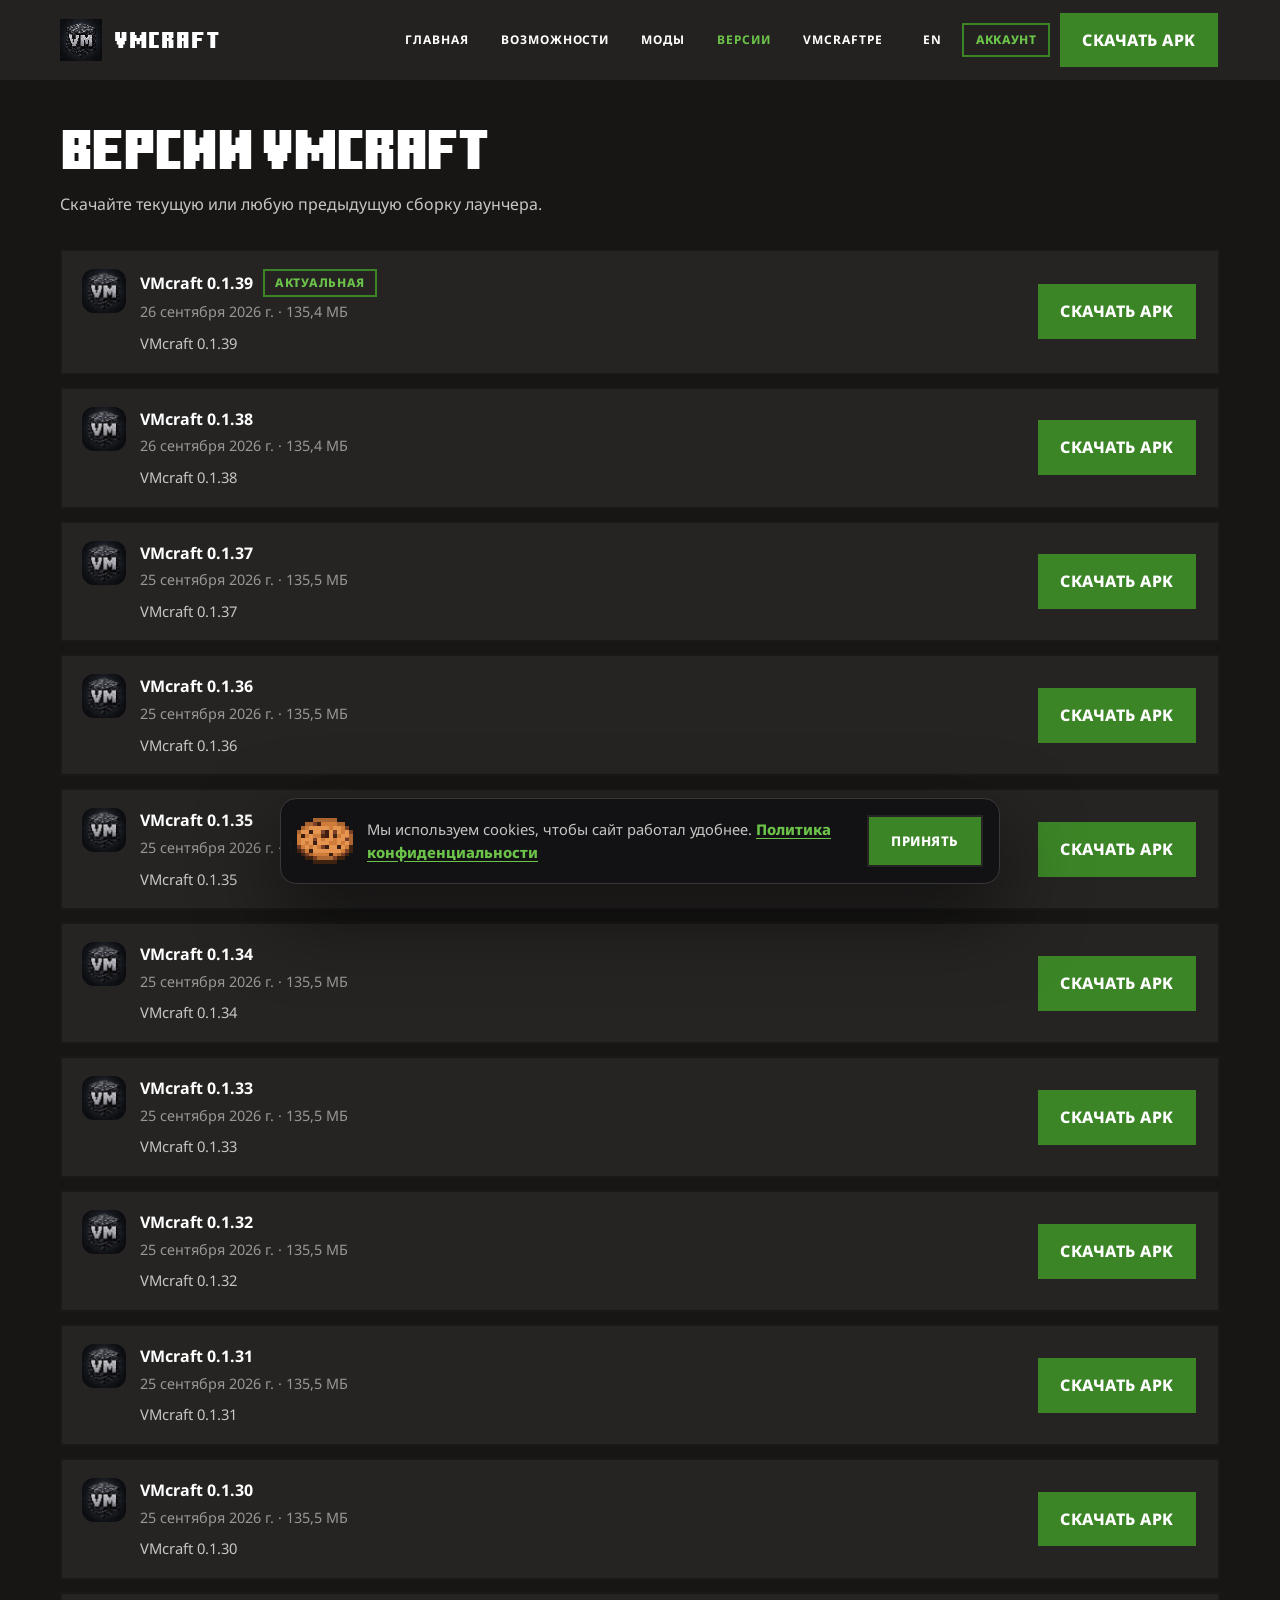
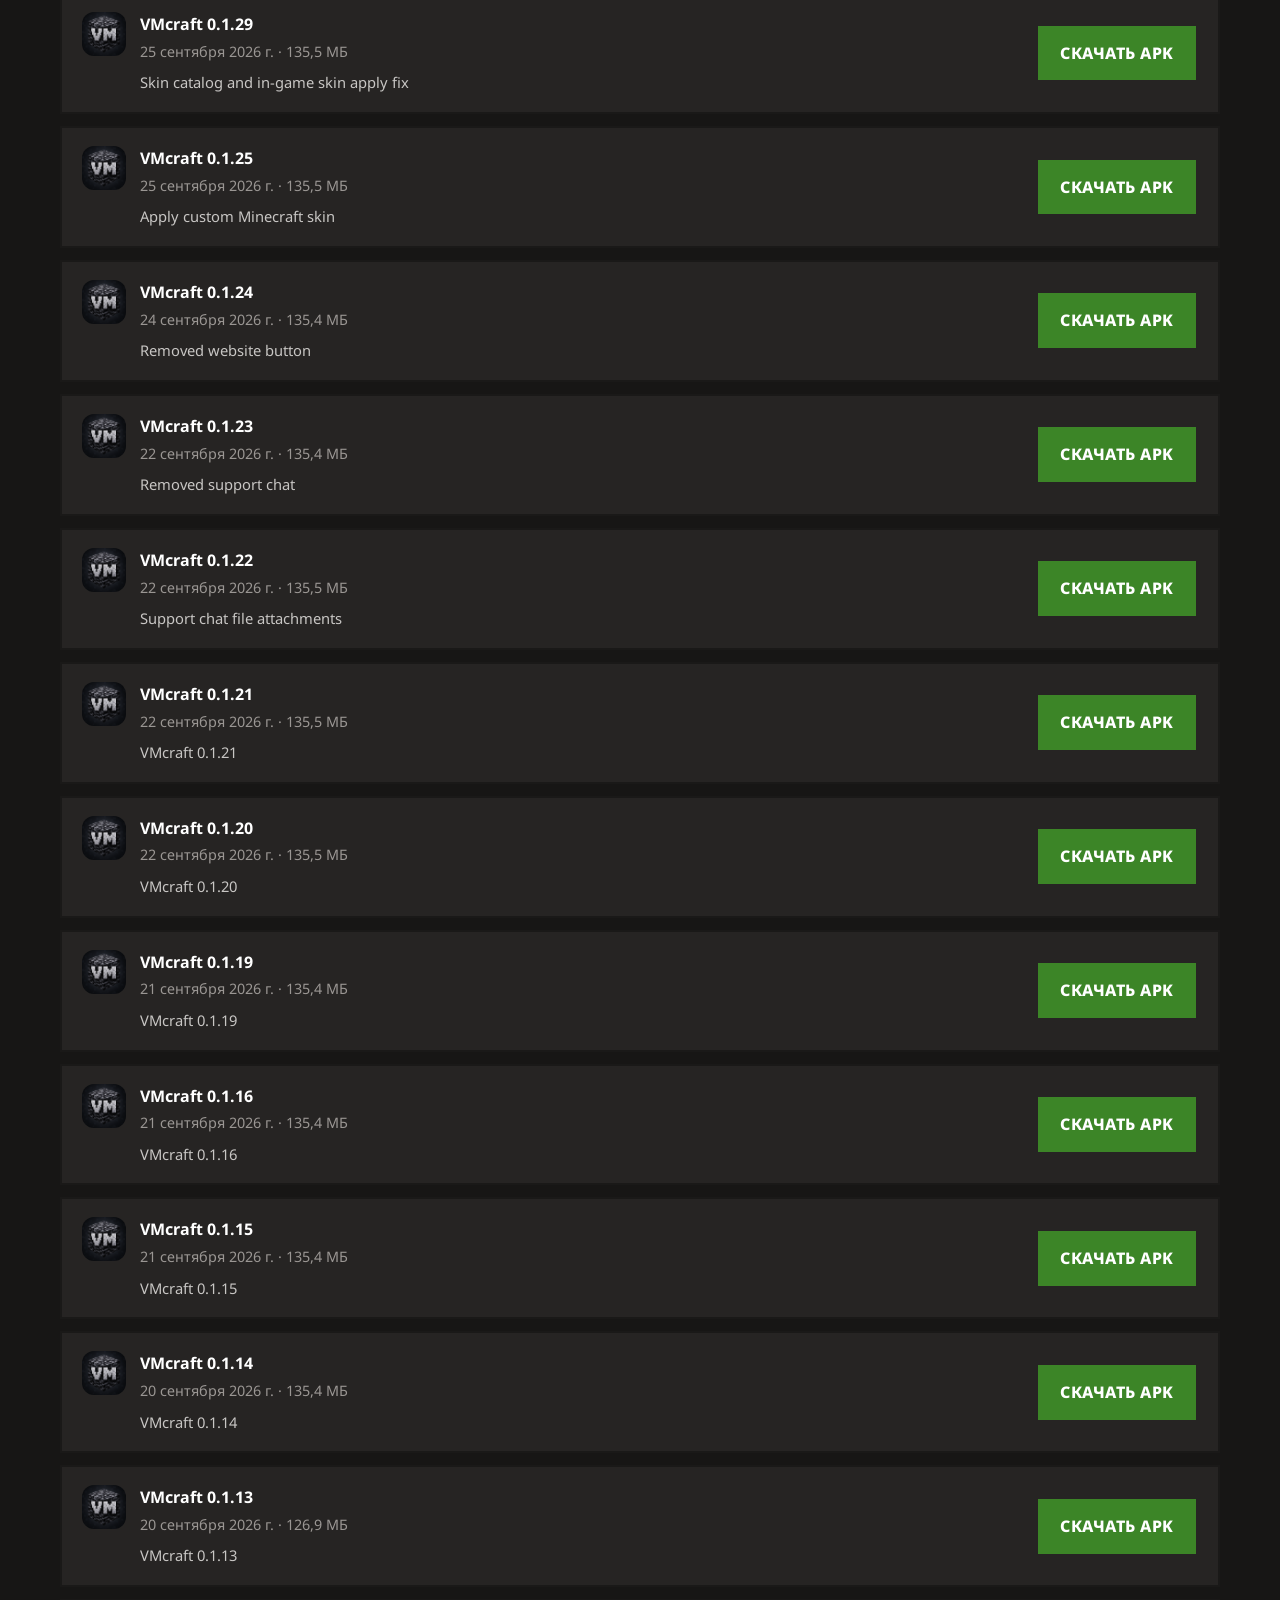
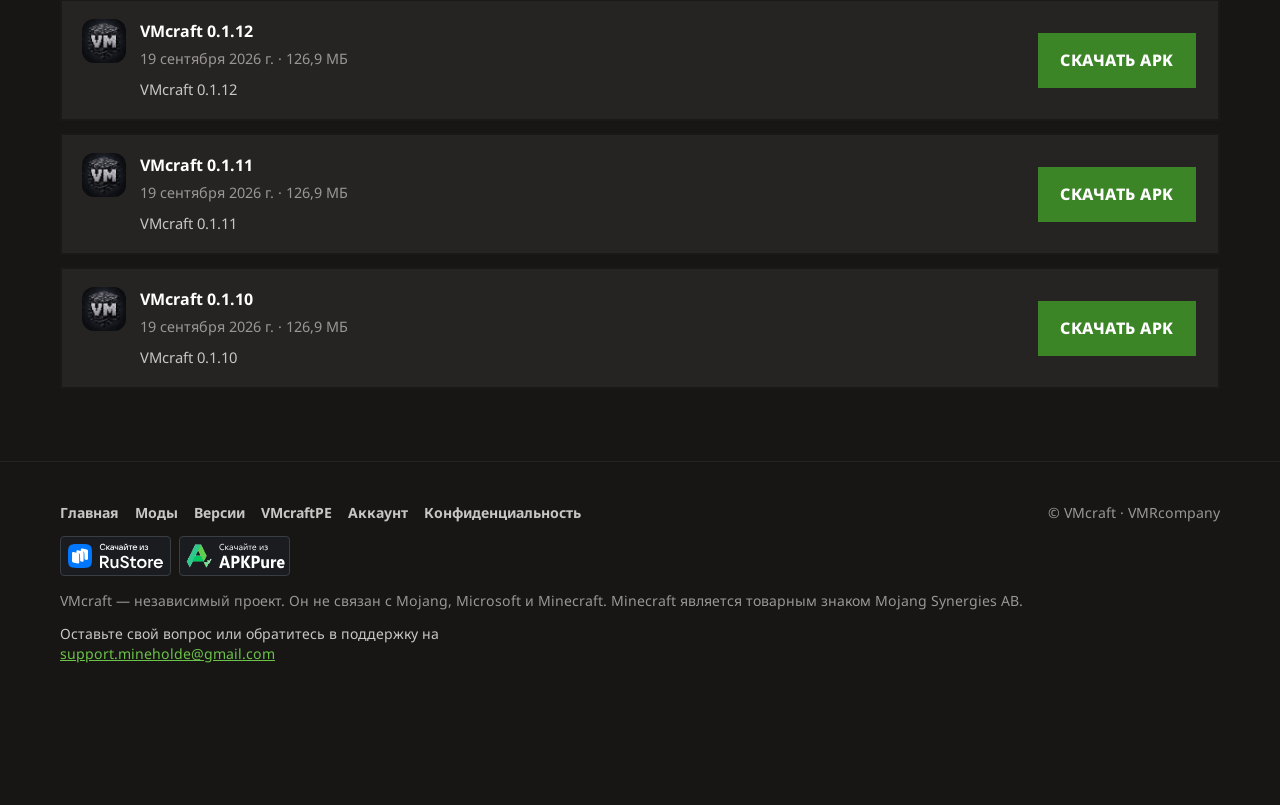
<file: versions.html>
<!DOCTYPE html>
<html lang="ru">
<head>
  <meta charset="UTF-8">
  <meta name="viewport" content="width=device-width, initial-scale=1">
  <title>Скачать VMcraft — все версии APK</title>
  <meta name="description" content="Все версии лаунчера VMcraft для Android. Скачайте актуальную или предыдущую сборку APK.">
  <link rel="canonical" href="https://vmrcompany.github.io/vmcraft-account/versions.html">
  <meta name="theme-color" content="#171615">
  <meta property="og:type" content="website">
  <meta property="og:site_name" content="VMcraft">
  <meta property="og:title" content="Скачать VMcraft — все версии APK">
  <meta property="og:description" content="Все версии лаунчера VMcraft для Android.">
  <meta property="og:url" content="https://vmrcompany.github.io/vmcraft-account/versions.html">
  <meta property="og:image" content="https://vmrcompany.github.io/vmcraft-account/images/icon.png">
  <meta name="twitter:card" content="summary">
  <link rel="icon" href="images/icon.png" type="image/png">
  <link rel="apple-touch-icon" href="images/icon-round.png">
  <meta http-equiv="Cache-Control" content="no-cache, no-store, must-revalidate">
  <link rel="stylesheet" href="css/style.css?v=20261021b">
  <script>
    (function () {
      try {
        if (!localStorage.getItem("vmcraft-cookies-ok")) {
          document.documentElement.classList.add("cookie-pending");
        }
      } catch (e) {}
    })();
  </script>
</head>
<body data-page="versions">
  <div class="bedrock" aria-hidden="true"></div>
  <header class="nav" id="siteNav">
    <div class="wrap nav-inner">
      <div class="nav-left">
        <button class="menu-btn" type="button" id="menuBtn" aria-expanded="false" aria-controls="siteMenu" aria-label="Меню">
          <span></span><span></span><span></span>
        </button>
        <a class="brand" href="index.html">
          <img src="images/icon.png" alt="VMcraft">
          VMcraft
        </a>
      </div>
      <nav class="nav-links" id="siteMenu">
        <a data-nav="home" href="index.html" data-i18n="navHome">Главная</a>
        <a href="index.html#features" data-i18n="navFeat">Возможности</a>
        <a data-nav="mods" href="mods.html" data-i18n="navMods">Моды</a>
        <a data-nav="versions" href="versions.html" data-i18n="navVersions">Версии</a>
        <a data-nav="pe" href="pe.html" data-i18n="navPe">VMcraftPE</a>
      </nav>
      <div class="nav-actions">
        <button class="lang" type="button" id="langBtn">EN</button>
        <a class="btn btn-line" id="accountLink" data-nav="account" href="account.html" data-i18n="navAccount">Аккаунт</a>
        <a class="btn btn-play" data-apk href="https://github.com/VMRcompany/vmcraft-updates/releases/download/0.1.40/VMcraft-0.1.40-release.apk" data-i18n="play">Скачать APK</a>
      </div>
    </div>
  </header>

  <main class="wrap section versions-page">
    <h1 data-i18n="verTitle">Версии VMcraft</h1>
    <p class="sub" data-i18n="verSub">Скачайте текущую или любую предыдущую сборку лаунчера.</p>
    <div id="versionList" class="version-list" aria-live="polite">
      <article class="ver-row">
        <div class="ver-main">
          <img src="images/icon.png" alt="">
          <div>
            <div class="ver-title"><strong>VMcraft 0.1.40</strong><span class="ver-badge">Актуальная</span></div>
            <div class="ver-meta">20 сентября 2026 · 135,4 МБ</div>
          </div>
        </div>
        <a class="btn btn-play" href="https://github.com/VMRcompany/vmcraft-updates/releases/download/0.1.40/VMcraft-0.1.40-release.apk">Скачать APK</a>
      </article>
      <article class="ver-row">
        <div class="ver-main">
          <img src="images/icon.png" alt="">
          <div>
            <div class="ver-title"><strong>VMcraft 0.1.13</strong></div>
            <div class="ver-meta">20 сентября 2026 · 126,9 МБ</div>
          </div>
        </div>
        <a class="btn btn-play" href="https://github.com/VMRcompany/vmcraft-updates/releases/download/0.1.13/VMcraft-0.1.13-release.apk">Скачать APK</a>
      </article>
      <article class="ver-row">
        <div class="ver-main">
          <img src="images/icon.png" alt="">
          <div>
            <div class="ver-title"><strong>VMcraft 0.1.12</strong></div>
            <div class="ver-meta">19 сентября 2026 · 126,9 МБ</div>
          </div>
        </div>
        <a class="btn btn-play" href="https://github.com/VMRcompany/vmcraft-updates/releases/download/0.1.12/VMcraft-0.1.12-release.apk">Скачать APK</a>
      </article>
      <article class="ver-row">
        <div class="ver-main">
          <img src="images/icon.png" alt="">
          <div>
            <div class="ver-title"><strong>VMcraft 0.1.11</strong></div>
            <div class="ver-meta">19 сентября 2026 · 126,9 МБ</div>
          </div>
        </div>
        <a class="btn btn-play" href="https://github.com/VMRcompany/vmcraft-updates/releases/download/0.1.11/VMcraft-0.1.11-release.apk">Скачать APK</a>
      </article>
      <article class="ver-row">
        <div class="ver-main">
          <img src="images/icon.png" alt="">
          <div>
            <div class="ver-title"><strong>VMcraft 0.1.10</strong></div>
            <div class="ver-meta">19 сентября 2026 · 126,9 МБ</div>
          </div>
        </div>
        <a class="btn btn-play" href="https://github.com/VMRcompany/vmcraft-updates/releases/download/0.1.10/VMcraft-0.1.10-release.apk">Скачать APK</a>
      </article>
    </div>
  </main>

  <footer>
    <div class="wrap foot">
      <div>
        <div class="foot-nav">
          <a href="index.html" data-i18n="navHome">Главная</a>
          <a href="mods.html" data-i18n="navMods">Моды</a>
          <a href="versions.html" data-i18n="navVersions">Версии</a>
          <a href="pe.html" data-i18n="navPe">VMcraftPE</a>
          <a href="account.html" data-i18n="navAccount">Аккаунт</a>
          <a href="privacy.html" data-i18n="navPrivacy">Конфиденциальность</a>
        </div>
        <div class="store-badges">
          <a href="https://www.rustore.ru/catalog/app/app.vmcraft.pro?utm_source=available_in_rustore&amp;utm_medium=app.vmcraft.pro&amp;rsm=1&amp;mt_link_id=iios36&amp;mt_sub1=app.vmcraft.pro" target="_blank" rel="noopener">
            <img src="images/rustore-badge.svg" width="111" height="40" alt="Доступно в RuStore">
          </a>
          <a href="https://apkpure.com/p/app.vmcraft.pro" target="_blank" rel="noopener">
            <img src="images/apkpure-badge.svg?v=20261008e" width="111" height="40" alt="Скачайте из APKPure">
          </a>
        </div>
        <div class="legal" data-i18n="legal">VMcraft — независимый проект. Он не связан с Mojang, Microsoft и Minecraft. Minecraft является товарным знаком Mojang Synergies AB.</div>
        <div class="foot-support" data-i18n="footSupport">Оставьте свой вопрос или обратитесь в поддержку на support.mineholde@gmail.com</div>
      </div>
      <div data-i18n="copy">© VMcraft · VMRcompany</div>
    </div>
  </footer>
  <aside class="cookie-banner" id="cookieBanner">
    <img src="images/cookie.png" width="56" height="56" alt="">
    <p>
      <span data-i18n="cookieText">Мы используем cookies, чтобы сайт работал удобнее.</span>
      <a class="cookie-link" href="privacy.html" data-i18n="cookiePolicy">Политика конфиденциальности</a>
    </p>
    <button type="button" class="btn btn-play" id="cookieAccept" data-i18n="cookieAccept">Принять</button>
  </aside>
  <script src="js/app.js?v=20261021b"></script>
  <script src="js/cookie.js?v=20261020c"></script>
  <script src="js/versions.js?v=20260929a"></script>
</body>
</html>
</file>
<file: css/style.css>
@import url("https://fonts.googleapis.com/css2?family=Noto+Sans:wght@400;600;700;800&display=swap");

@font-face {
  font-family: "Mojangels Big";
  src: url("../fonts/MojangelsBig.woff2") format("woff2");
  font-weight: 400 800;
  font-style: normal;
  font-display: swap;
}
@font-face {
  font-family: "Mojangels Mini";
  src: url("../fonts/MojangelsMini.woff2") format("woff2");
  font-weight: 400 800;
  font-style: normal;
  font-display: swap;
}

:root {
  --bg: #171615;
  --bg-elev: #1e1c1b;
  --surface: #262423;
  --surface-2: #2e2c2a;
  --line: #3a3836;
  --text: #ffffff;
  --muted: #c8c6c4;
  --faint: #9a9693;
  --accent: #3c8527;
  --accent-deep: #2f6a1f;
  --accent-glow: rgba(60, 133, 39, 0.35);
  --accent-text: #6cc349;
  --ink: #262423;
  --yellow: #ffc42b;
  --yt: #ff0000;
  --radius: 0px;
  --shadow: 0 30px 80px rgba(0, 0, 0, 0.55);
  --font: "Noto Sans", "Helvetica Neue", Helvetica, Arial, sans-serif;
  --font-display: "Mojangels Big", "Mojangels Mini", "Noto Sans", sans-serif;
}

* { box-sizing: border-box; }
html { scroll-behavior: smooth; }
body {
  margin: 0;
  font-family: var(--font);
  background: var(--bg);
  color: var(--text);
  line-height: 1.55;
  overflow-x: hidden;
  -webkit-font-smoothing: antialiased;
}

h1, h2, h3, .brand {
  font-family: var(--font-display);
  letter-spacing: -0.02em;
  font-weight: 400;
  -webkit-font-smoothing: none;
}

body::before {
  content: "";
  position: fixed;
  inset: 0;
  pointer-events: none;
  z-index: -2;
  background: #171615;
}

.bedrock {
  position: fixed;
  inset: 0;
  z-index: -1;
  opacity: 0.18;
  background-image:
    linear-gradient(rgba(255,255,255,.04) 1px, transparent 1px),
    linear-gradient(90deg, rgba(255,255,255,.04) 1px, transparent 1px);
  background-size: 28px 28px;
  mask-image: radial-gradient(circle at 50% 20%, #000 20%, transparent 75%);
}

.home-bg {
  position: fixed;
  inset: 0;
  z-index: -2;
  overflow: hidden;
  pointer-events: none;
}

.home-bg-video {
  width: 100%;
  height: 100%;
  object-fit: cover;
}

.home-bg::after {
  content: "";
  position: absolute;
  inset: 0;
  background:
    linear-gradient(180deg, rgba(23, 22, 21, 0.2) 0%, rgba(23, 22, 21, 0.35) 42%, #171615 100%);
}

.home-live::before {
  display: none;
}

.home-live .bedrock {
  opacity: 0.08;
}

.home-live h1,
.home-live .lead {
  text-shadow: 0 2px 22px rgba(0, 0, 0, 0.65);
}

a { color: inherit; }

.wrap {
  width: min(1160px, calc(100% - 32px));
  margin: 0 auto;
}

.nav {
  position: sticky;
  top: 0;
  z-index: 40;
  backdrop-filter: blur(16px);
  background: rgba(38, 36, 35, 0.94);
  border-bottom: 0;
}

.nav-inner {
  display: flex;
  align-items: center;
  gap: 16px;
  min-height: 80px;
}

.nav-left {
  display: flex;
  align-items: center;
  gap: 4px;
  flex-shrink: 0;
}

.menu-btn {
  display: none;
  width: 40px;
  height: 40px;
  padding: 0;
  border: 0;
  border-radius: 10px;
  background: transparent;
  flex-direction: column;
  align-items: center;
  justify-content: center;
  gap: 5px;
  cursor: pointer;
}

.menu-btn span {
  display: block;
  width: 18px;
  height: 2px;
  background: #fff;
  border-radius: 2px;
  transition: transform .2s ease, opacity .2s ease;
}

.nav.is-open .menu-btn span:nth-child(1) {
  transform: translateY(7px) rotate(45deg);
}

.nav.is-open .menu-btn span:nth-child(2) {
  opacity: 0;
}

.nav.is-open .menu-btn span:nth-child(3) {
  transform: translateY(-7px) rotate(-45deg);
}

.nav-actions {
  display: flex;
  align-items: center;
  gap: 8px;
  flex-shrink: 0;
}

.brand {
  display: flex;
  align-items: center;
  gap: 12px;
  text-decoration: none;
  font-size: 1.45rem;
  letter-spacing: 0.04em;
  text-transform: uppercase;
}

.brand img {
  width: 42px;
  height: 42px;
  border-radius: 0;
  box-shadow: none;
  image-rendering: pixelated;
}

.nav-links {
  display: flex;
  align-items: center;
  gap: 8px;
  flex-wrap: wrap;
  justify-content: flex-end;
  margin-left: auto;
}

.nav-links a, .lang {
  text-decoration: none;
  color: #fff;
  font-family: var(--font);
  font-size: 12px;
  font-weight: 700;
  letter-spacing: 0.96px;
  text-transform: uppercase;
  padding: 8px 12px;
  border-radius: 0;
}

.nav-links a:hover { color: var(--accent-text); background: transparent; }

.lang {
  border: 0;
  background: transparent;
  color: #fff;
  cursor: pointer;
}
.lang:hover { color: var(--accent-text); }

.btn {
  display: inline-flex;
  align-items: center;
  justify-content: center;
  gap: 10px;
  text-decoration: none;
  border: 2px solid var(--ink);
  cursor: pointer;
  font-family: var(--font);
  font-weight: 800;
  letter-spacing: 0.54px;
  text-transform: uppercase;
  border-radius: 0;
  padding: 15px 22px;
  transition: background .15s ease, color .15s ease, border-color .15s ease;
}

.btn:hover { transform: none; }
.btn:active { transform: none; }

.btn-play {
  background: var(--accent);
  color: #fff;
  box-shadow: none;
}
.btn-play:hover { background: #4e9a34; }

.btn-line {
  background: transparent;
  color: var(--accent-text);
  border: 2px solid var(--accent);
  padding: 6px 12px;
  font-size: 12px;
  letter-spacing: 0.36px;
}
.btn-line:hover { background: rgba(60, 133, 39, 0.16); }

.btn-ghost {
  background: transparent;
  color: var(--text);
  border: 2px solid #3a3836;
}

.btn-yt {
  background: #161616;
  border: 1px solid rgba(255,255,255,.08);
}
.btn-yt img { width: 28px; height: 21px; }

.hero {
  display: grid;
  grid-template-columns: 1.05fr .95fr;
  gap: 48px;
  align-items: center;
  padding: 56px 0 36px;
}

.kicker {
  display: inline-flex;
  align-items: center;
  gap: 8px;
  color: var(--accent-text);
  background: transparent;
  border: 0;
  border-radius: 0;
  padding: 0;
  font-family: var(--font);
  font-size: 12px;
  font-weight: 700;
  letter-spacing: .08em;
  text-transform: uppercase;
}

h1 {
  margin: 16px 0 12px;
  font-size: clamp(2.1rem, 4.4vw, 3.6rem);
  line-height: 1.18;
}

h1 span { color: var(--yellow); }

.lead {
  font-size: 1.12rem;
  color: var(--muted);
  max-width: 560px;
}

.cta-row {
  display: flex;
  flex-wrap: wrap;
  gap: 12px;
  margin-top: 28px;
}

.meta {
  display: flex;
  flex-wrap: wrap;
  gap: 18px;
  margin-top: 22px;
  color: var(--faint);
  font-size: 0.9rem;
}

.meta b { color: var(--text); font-weight: 700; }

.stage {
  position: relative;
  min-height: 540px;
}

.pe-stage {
  display: flex;
  align-items: center;
  justify-content: center;
  min-height: 420px;
}

.pe-stage .glow {
  left: 50%;
  top: 50%;
}

.pe-stage .pe-logo,
.pe-stage .cube {
  position: static;
  left: auto;
  top: auto;
  width: min(280px, 72%);
  transform: none;
}

.glow {
  position: absolute;
  width: 340px;
  height: 340px;
  left: 50%;
  top: 46%;
  transform: translate(-50%, -50%);
  background: radial-gradient(circle, var(--accent-glow), transparent 68%);
  filter: blur(8px);
}

.cube {
  position: absolute;
  left: 0;
  top: 12%;
  width: min(300px, 52vw);
  animation: float 6s ease-in-out infinite;
  filter: drop-shadow(0 30px 40px rgba(0,0,0,.6));
  z-index: 2;
}

.phone {
  position: absolute;
  right: 0;
  top: 20px;
  width: 250px;
  background: #101014;
  border: 1px solid rgba(255,255,255,.1);
  border-radius: 28px;
  padding: 12px 10px 14px;
  box-shadow: var(--shadow);
  z-index: 3;
}

.notch {
  width: 86px;
  height: 8px;
  margin: 4px auto 10px;
  background: #000;
  border-radius: 20px;
}

.mock-banner {
  background: rgba(0,0,0,.9);
  color: #fff;
  font-size: 0.72rem;
  line-height: 1.35;
  padding: 10px 12px;
  border-radius: 10px;
  margin-bottom: 10px;
}

.mock-list {
  background: #1b1b1f;
  border-radius: 12px;
  overflow: hidden;
  margin-bottom: 10px;
}

.mock-row {
  display: flex;
  align-items: center;
  gap: 8px;
  padding: 9px 10px;
  font-size: 0.78rem;
  border-bottom: 1px solid rgba(255,255,255,.05);
  color: #ddd;
}
.mock-row:last-child { border-bottom: 0; }
.mock-row img { width: 22px; height: 22px; border-radius: 6px; }
.mock-play {
  width: 100%;
  background: var(--accent);
  color: #fff;
  border: 2px solid var(--ink);
  border-radius: 0;
  padding: 11px;
  font-weight: 800;
  font-size: 0.85rem;
  letter-spacing: 0.06em;
  text-transform: uppercase;
  font-family: var(--font);
}
.mock-yt {
  display: flex;
  align-items: center;
  gap: 8px;
  margin-top: 10px;
  background: #161616;
  border-radius: 12px;
  padding: 8px 10px;
  font-size: 0.75rem;
  color: #ddd;
}
.mock-yt img { width: 22px; }

@keyframes float {
  0%, 100% { transform: translateY(0); }
  50% { transform: translateY(-12px); }
}

.section { padding: 72px 0; }
.section h2 {
  margin: 0 0 10px;
  font-size: clamp(2rem, 4vw, 3.5rem);
  letter-spacing: -0.03em;
}
.home-live .section h2,
.home-live .section .sub { text-align: center; }
.home-live .hero > div:first-child {
  background: rgba(23, 22, 21, 0.92);
  padding: 28px 28px 24px;
  align-self: end;
}
#mods h2 { margin-bottom: 32px; }
.section .sub { color: var(--muted); margin: 0 0 32px; max-width: 640px; }

.grid {
  display: grid;
  grid-template-columns: repeat(3, 1fr);
  gap: 16px;
}

.card {
  background: var(--surface);
  border: 2px solid #1a1918;
  border-radius: var(--radius);
  padding: 22px;
  min-height: 170px;
}
.card img {
  width: 44px;
  height: 44px;
  object-fit: contain;
  margin-bottom: 14px;
  padding: 8px;
  border-radius: 12px;
  background: rgba(255,255,255,.05);
  filter: drop-shadow(0 6px 10px rgba(0,0,0,.4));
}
.card h3 { margin: 0 0 8px; font-size: 1.08rem; }
.card p { margin: 0; color: var(--muted); font-size: 0.95rem; }

.ecosystem {
  display: grid;
  grid-template-columns: repeat(4, 1fr);
  gap: 14px;
}
.eco {
  display: flex;
  flex-direction: column;
  align-items: center;
  gap: 10px;
  padding: 22px 12px;
  background: var(--surface);
  border: 1px solid var(--line);
  border-radius: 16px;
  text-align: center;
  color: var(--muted);
  font-weight: 700;
}
.eco img { width: 48px; height: 48px; object-fit: contain; }

.steps {
  display: grid;
  grid-template-columns: repeat(3, 1fr);
  gap: 16px;
}
.step {
  padding: 24px;
  border-radius: var(--radius);
  background: var(--surface);
  border: 2px solid #1a1918;
}
.num {
  width: 36px;
  height: 36px;
  display: grid;
  place-items: center;
  border-radius: 0;
  background: var(--accent);
  font-family: var(--font);
  font-weight: 800;
  margin-bottom: 14px;
}

.download {
  position: relative;
  overflow: hidden;
  border-radius: 0;
  padding: 42px;
  background: var(--surface);
  border: 2px solid #1a1918;
  display: grid;
  grid-template-columns: 1fr auto;
  gap: 24px;
  align-items: center;
}
.download h2 { margin-top: 0; }
.pkg { color: var(--faint); font-size: .88rem; margin: 0 0 4px; }
.dl-actions { display: flex; flex-wrap: wrap; gap: 10px; justify-content: flex-end; }

.versions-page { padding-top: 36px; min-height: 60vh; }
.versions-page h1 {
  margin: 0 0 10px;
  font-size: clamp(2.2rem, 5vw, 3.5rem);
  letter-spacing: -0.03em;
}
.version-list { display: grid; gap: 12px; }
.ver-row {
  display: flex;
  align-items: center;
  justify-content: space-between;
  gap: 18px;
  padding: 18px 20px;
  background: var(--surface);
  border: 2px solid #1a1918;
  border-radius: 0;
}
.ver-main { display: flex; align-items: flex-start; gap: 14px; min-width: 0; }
.ver-main img {
  width: 44px;
  height: 44px;
  border-radius: 12px;
}
.ver-title { display: flex; align-items: center; gap: 10px; flex-wrap: wrap; }
.ver-meta { color: var(--faint); font-size: .9rem; margin-top: 4px; }
.ver-notes { color: var(--muted); margin: 8px 0 0; font-size: .92rem; white-space: pre-wrap; }
.ver-badge {
  background: transparent;
  color: var(--accent-text);
  border: 2px solid var(--accent);
  border-radius: 0;
  padding: 3px 10px;
  font-family: var(--font);
  font-size: .75rem;
  font-weight: 800;
  letter-spacing: 0.06em;
  text-transform: uppercase;
}

.yt-block {
  display: grid;
  grid-template-columns: auto 1fr auto;
  gap: 18px;
  align-items: center;
  padding: 22px;
  background: #140808;
  border: 1px solid rgba(255,0,0,.18);
  border-radius: 20px;
}
.yt-block img.icon-lg { width: 72px; height: 54px; }
.yt-block p { margin: 6px 0 0; color: var(--muted); }

footer {
  padding: 40px 0 60px;
  color: var(--faint);
  font-size: .88rem;
  border-top: 1px solid rgba(255,255,255,.06);
}
.foot {
  display: flex;
  justify-content: space-between;
  gap: 20px;
  flex-wrap: wrap;
}
.nav-links a.is-active {
  color: var(--accent-text);
  background: transparent;
}

.section-link { margin: 22px 0 0; }
.toolbar {
  display: flex;
  flex-wrap: wrap;
  gap: 12px;
  margin: 28px 0 18px;
  align-items: center;
}
.search {
  flex: 1;
  min-width: 200px;
  background: var(--surface);
  border: 2px solid #1a1918;
  color: var(--text);
  border-radius: 0;
  padding: 12px 14px;
  font: inherit;
}
.chips { display: flex; gap: 8px; }
.chip {
  border: 1px solid var(--line);
  background: transparent;
  color: var(--muted);
  border-radius: 999px;
  padding: 8px 14px;
  font: inherit;
  font-weight: 700;
  cursor: pointer;
}
.chip.is-on {
  background: var(--accent);
  border-color: var(--ink);
  color: #fff;
}
.mod-grid {
  display: grid;
  grid-template-columns: repeat(2, 1fr);
  gap: 14px;
  margin-bottom: 40px;
}
.mod-card {
  display: grid;
  grid-template-columns: 56px 1fr;
  gap: 12px;
  align-items: start;
  padding: 16px;
  background: var(--surface);
  border: 2px solid #1a1918;
  border-radius: 0;
}
.mod-card img {
  width: 56px;
  height: 56px;
  border-radius: 12px;
  object-fit: cover;
  background: #111;
}
.mod-card h3 { margin: 0 0 6px; font-size: 1.02rem; }
.mod-card p {
  margin: 0 0 12px;
  color: var(--muted);
  font-size: .9rem;
  display: -webkit-box;
  -webkit-line-clamp: 3;
  -webkit-box-orient: vertical;
  overflow: hidden;
}
.mod-card .btn { grid-column: 1 / -1; }
.foot-nav {
  display: flex;
  flex-wrap: wrap;
  gap: 12px 16px;
  margin-bottom: 12px;
}
.foot-nav a { color: var(--muted); text-decoration: none; font-weight: 700; }
.foot-nav a:hover { color: var(--text); }
.foot-support {
  margin: 12px 0 0;
  max-width: 520px;
  color: var(--muted);
  line-height: 1.45;
}
.foot-support a { color: var(--accent-text); }

.store-badges {
  display: flex;
  flex-wrap: wrap;
  align-items: center;
  gap: 8px;
  margin: 4px 0 14px;
}
.store-badges a {
  display: inline-block;
  line-height: 0;
}
.store-badges img {
  display: block;
  width: 111px;
  height: 40px;
}

.versions-page h2 { margin-top: 36px; }

@media (max-width: 920px) {
  .hero, .download, .yt-block { grid-template-columns: 1fr; }
  .dl-actions { justify-content: flex-start; }
  .ver-row { flex-direction: column; align-items: stretch; }
  .grid, .steps { grid-template-columns: 1fr 1fr; }
  .ecosystem { grid-template-columns: 1fr 1fr; }
  .stage {
    min-height: 0;
    display: flex;
    flex-direction: column;
    align-items: center;
    gap: 32px;
    padding: 8px 0 12px;
  }
  .glow { top: 22%; }
  .cube {
    position: static;
    left: auto;
    top: auto;
    width: min(220px, 62vw);
    transform: none;
  }
  .phone {
    position: static;
    left: auto;
    right: auto;
    top: auto;
    transform: none;
    width: min(240px, 78vw);
  }
  .menu-btn { display: inline-flex; }
  .nav-inner { min-height: 64px; gap: 8px; }
  .brand { font-size: 1.05rem; gap: 8px; }
  .brand img { width: 36px; height: 36px; }
  .nav-links {
    display: none;
    position: absolute;
    top: 100%;
    left: 0;
    right: 0;
    margin: 0;
    padding: 8px 16px 16px;
    flex-direction: column;
    align-items: stretch;
    flex-wrap: nowrap;
    justify-content: flex-start;
    gap: 4px;
    background: rgba(38, 36, 35, 0.98);
    border-bottom: 1px solid rgba(255,255,255,.08);
    box-shadow: 0 18px 40px rgba(0,0,0,.45);
  }
  .nav.is-open .nav-links { display: flex; }
  .nav-links a {
    border-radius: 12px;
    padding: 14px;
    font-size: 1rem;
  }
  .nav-actions .btn-play {
    padding: 10px 12px;
    font-size: 0.82rem;
    white-space: nowrap;
  }
}

@media (max-width: 640px) {
  .grid, .steps { grid-template-columns: 1fr; }
  .hero { padding-top: 28px; }
  .download { padding: 24px; }
  .mod-grid { grid-template-columns: 1fr; }
  .cube { width: min(200px, 58vw); }
}

.cookie-banner {
  display: none;
  position: fixed;
  z-index: 80;
  left: 16px;
  right: 16px;
  bottom: 16px;
  width: min(720px, calc(100% - 32px));
  margin: 0 auto;
  align-items: center;
  gap: 14px;
  padding: 14px 16px;
  border-radius: 16px;
  background: rgba(18, 18, 20, 0.96);
  border: 1px solid var(--line);
  box-shadow: var(--shadow);
}
html.cookie-pending .cookie-banner { display: flex; }
html.cookie-pending footer { padding-bottom: 140px; }
.cookie-banner img {
  width: 56px;
  height: 56px;
  object-fit: contain;
  image-rendering: pixelated;
  flex-shrink: 0;
}
.cookie-banner p {
  margin: 0;
  flex: 1;
  color: var(--muted);
  font-size: .92rem;
}
.cookie-link {
  color: var(--accent-text);
  font-weight: 800;
  text-decoration: underline;
  text-underline-offset: 3px;
}
.cookie-link:hover { color: var(--text); }
.policy-page p {
  max-width: 720px;
  color: var(--muted);
}
.policy-page a { color: var(--accent-text); }
@media (max-width: 640px) {
  .cookie-banner {
    flex-wrap: wrap;
  }
  .cookie-banner .btn { width: 100%; }
}

@media (prefers-reduced-motion: reduce) {
  html { scroll-behavior: auto; }
  .cube { animation: none; }
  .home-bg-video { display: none; }
}

.account-panel {
  max-width: 760px;
  background: var(--surface);
  border: 2px solid #1a1918;
  padding: 28px;
}
.account-lead { margin-top: 0; }
.account-note { color: var(--faint); font-size: 0.92rem; }
.account-warn {
  color: var(--yellow);
  margin: 16px 0 0;
}
.btn-ms {
  background: #fff;
  color: #1a1a1a;
  border: 2px solid #1a1918;
  text-transform: none;
  letter-spacing: 0;
  font-weight: 600;
  padding: 10px 16px;
}
.btn-ms:hover { background: #f3f3f3; }
.ms-logo {
  width: 18px;
  height: 18px;
  display: block;
}
.account-card {
  display: flex;
  gap: 22px;
  align-items: start;
}
.account-skin {
  width: 96px;
  height: 96px;
  object-fit: contain;
  background: #1a1918;
  image-rendering: pixelated;
}
.account-fields {
  flex: 1;
  min-width: 0;
  display: grid;
  grid-template-columns: minmax(140px, 200px) minmax(0, 1fr);
  gap: 8px 16px;
  margin: 0;
}
.account-fields dt {
  margin: 0;
  color: var(--faint);
  font-size: 0.82rem;
  font-weight: 700;
  letter-spacing: 0.06em;
  text-transform: uppercase;
}
.account-fields dd { margin: 0; overflow-wrap: anywhere; }
.play-flag {
  display: flex;
  align-items: center;
  gap: 10px;
  margin: 22px 0 6px;
  font-weight: 700;
}
.play-flag input { width: 18px; height: 18px; accent-color: var(--accent); }
.account-actions { display: flex; flex-wrap: wrap; gap: 10px; margin-top: 22px; }
#accountStatus:empty { display: none; }
#accountStatus {
  margin-top: 16px;
  color: var(--muted);
}
@media (max-width: 640px) {
  .account-card { flex-direction: column; }
  .account-fields { grid-template-columns: 1fr; }
}
</file>
